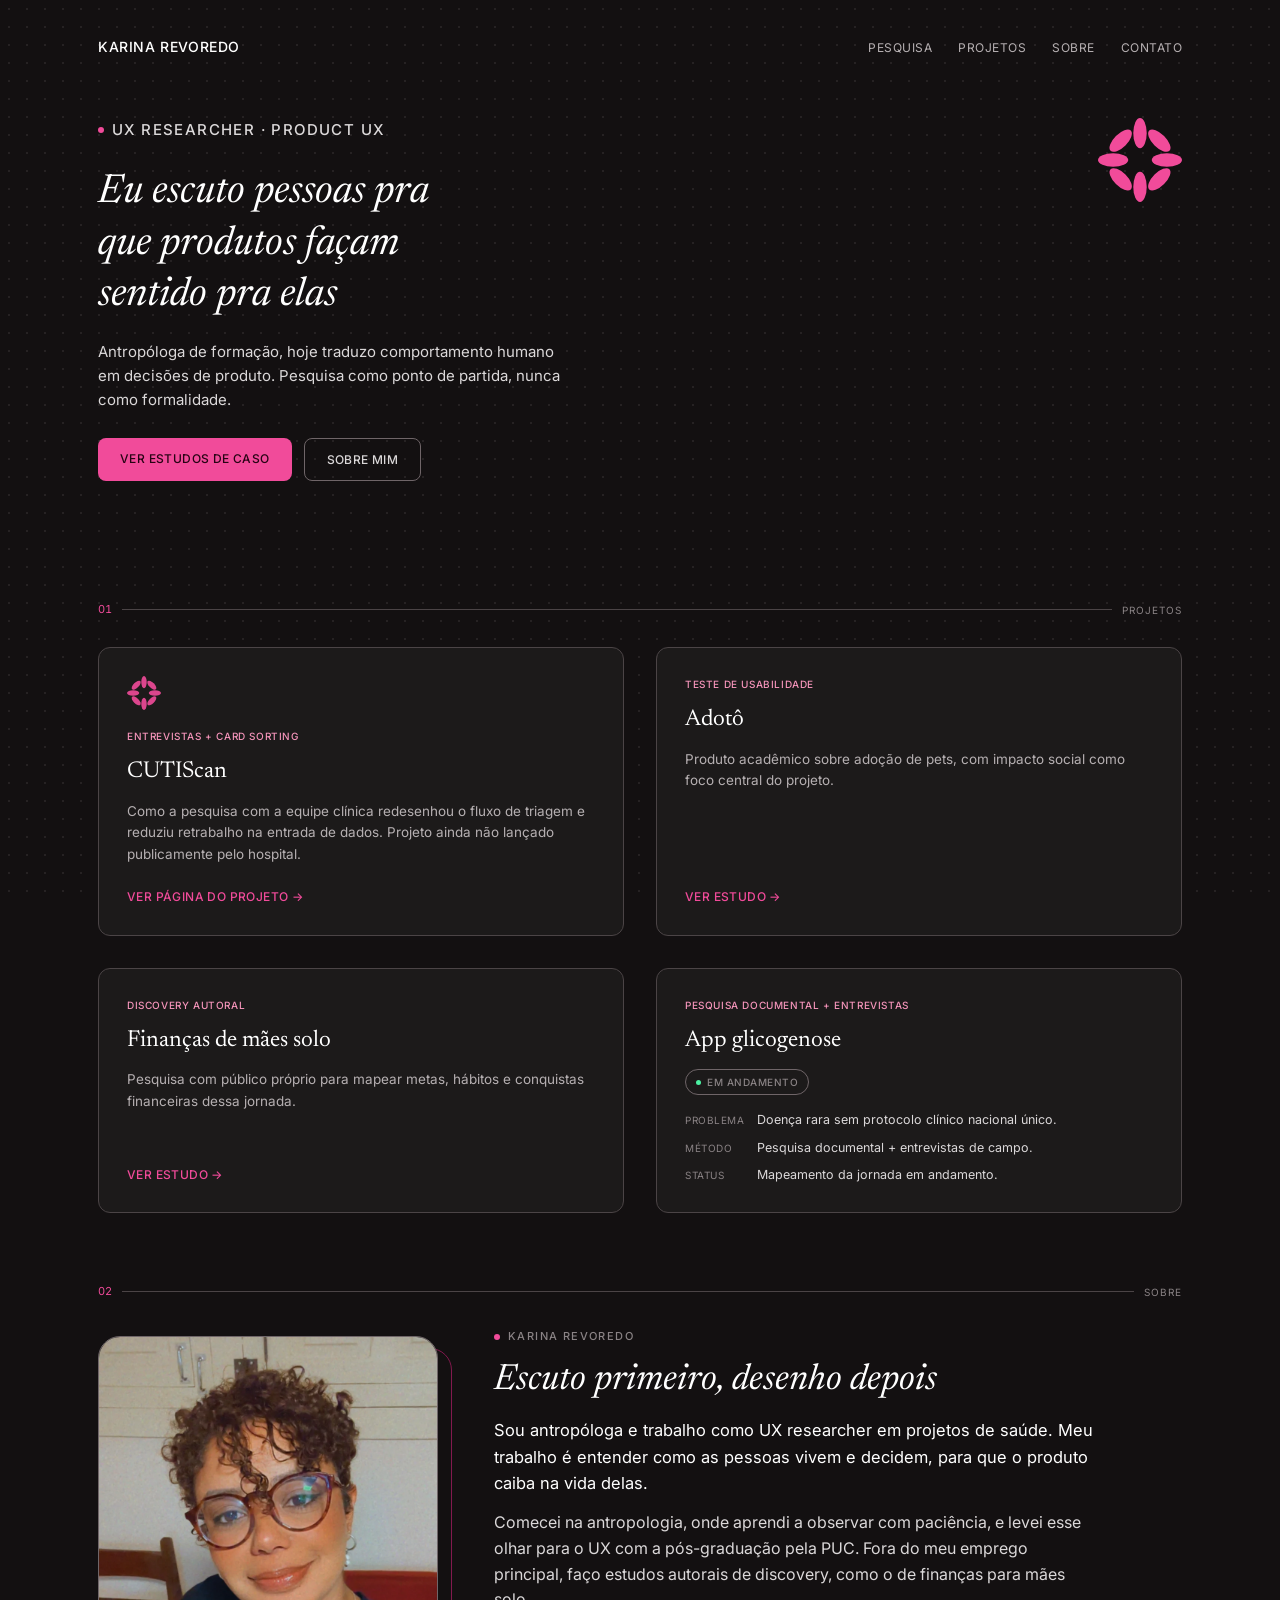
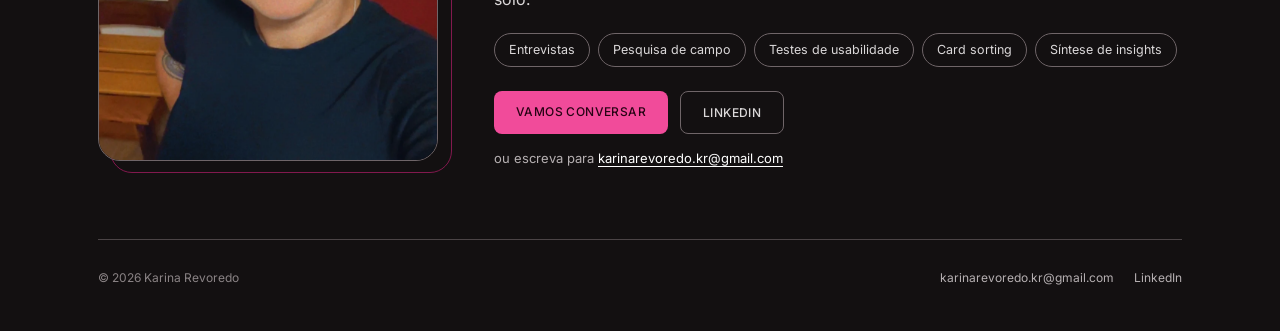
<file: index.html>
<!DOCTYPE html>
<html lang="pt-BR">
<head>
<meta charset="UTF-8">
<meta name="viewport" content="width=device-width, initial-scale=1.0">
<title>Karina Revoredo — UX Researcher</title>
<link rel="preconnect" href="https://fonts.googleapis.com">
<link rel="preconnect" href="https://fonts.gstatic.com" crossorigin>
<link href="https://fonts.googleapis.com/css2?family=Newsreader:ital,wght@0,400;1,400&family=Inter:wght@400;500&display=swap" rel="stylesheet">
<style>
  :root {
    --bg: #131011;
    --surface: #1c1a1a;
    --surface-featured: #1c1a1a;
    --border: #4b4446;
    --border-strong: #6f6568;
    --border-accent: #82194e;
    --text-primary: #ffffff;
    --text-body: #dbd8d9;
    --text-secondary: #b6b0b2;
    --text-muted: #8a8385;
    --pink: #F14B9A;
    --pink-soft: #f594ba;
    --green: #4BF1A2;
    --font-sans: 'Inter', -apple-system, sans-serif;
    --font-editorial: 'Newsreader', Georgia, serif;
    --radius: 10px;
    --radius-lg: 12px;
  }

  html { scroll-behavior: smooth; }
  * { box-sizing: border-box; }

  body {
    margin: 0;
    background: var(--bg);
    color: var(--text-body);
    font-family: var(--font-sans);
    line-height: 1.6;
    overflow-x: hidden;
  }

  img, svg { max-width: 100%; }
  a { color: inherit; }

  .skip-link {
    position: absolute; left: -999px; top: 0;
    background: var(--pink); color: #270314;
    padding: 10px 16px; z-index: 100; border-radius: 0 0 8px 0;
  }
  .skip-link:focus { left: 0; }

  a:focus-visible, button:focus-visible {
    outline: 2px solid var(--green);
    outline-offset: 3px;
  }

  :root { --wrap-max: 760px; --wrap-pad: 28px; }
  .wrap { max-width: var(--wrap-max); margin: 0 auto; padding: 0 var(--wrap-pad); position: relative; }

  @media (min-width: 900px) { :root { --wrap-max: 980px; --wrap-pad: 40px; } }
  @media (min-width: 1280px) { :root { --wrap-max: 1180px; --wrap-pad: 48px; } }
  @media (min-width: 1600px) { :root { --wrap-max: 1440px; --wrap-pad: 56px; } }

  .texture {
    position: fixed; inset: 0; z-index: -1; opacity: 0.35; pointer-events: none;
    background-image: radial-gradient(var(--border) 1px, transparent 1.4px);
    background-size: 18px 18px;
  }

  header {
    display: flex; justify-content: space-between; align-items: center; padding: 36px 0 60px;
  }
  .logo { font-size: 14px; font-weight: 500; letter-spacing: 0.6px; text-transform: uppercase; color: var(--text-primary); }
  nav ul { list-style: none; display: flex; gap: 26px; margin: 0; padding: 0; font-size: 12px; letter-spacing: 0.5px; text-transform: uppercase; color: var(--text-secondary); }
  nav a { text-decoration: none; }
  nav a:hover { color: var(--text-primary); }

  .eyebrow { display: flex; align-items: center; gap: 8px; font-size: 11px; letter-spacing: 1.4px; text-transform: uppercase; color: var(--text-muted); font-weight: 500; margin-bottom: 12px; }
  .eyebrow .dot { width: 6px; height: 6px; border-radius: 50%; background: var(--pink); }

  .hero { position: relative; padding-bottom: 56px; }
  .hero-mark { position: absolute; top: 6px; right: 0; }

  h1 {
    font-family: var(--font-editorial); font-style: italic; font-weight: 400;
    font-size: clamp(28px, 5vw, 40px); color: var(--text-primary); line-height: 1.28; margin: 0 0 18px; max-width: 15ch;
  }
  .hero p { font-size: 15px; color: var(--text-body); max-width: 52ch; margin: 0 0 26px; }

  .btn-row { display: flex; gap: 12px; flex-wrap: wrap; }
  .btn { font-size: 12px; font-weight: 500; letter-spacing: 0.4px; text-transform: uppercase; padding: 11px 22px; border-radius: 8px; text-decoration: none; display: inline-block; }
  .btn-primary { background: var(--pink); color: #270314; border: none; transition: background 0.2s ease, transform 0.2s ease; }
  .btn-primary:hover { background: var(--pink-soft); transform: translateY(-2px); }
  .btn-secondary { background: transparent; color: var(--text-body); border: 1px solid var(--border-strong); transition: border-color 0.2s ease, transform 0.2s ease; }
  .btn-secondary:hover { border-color: var(--text-secondary); transform: translateY(-2px); }

  .section-label { display: flex; align-items: center; gap: 10px; margin: 64px 0 28px; }
  .section-label .index { font-size: 11px; color: var(--pink); font-variant-numeric: tabular-nums; }
  .section-label .rule { flex: 1; height: 1px; background: var(--border); }
  .section-label .name { font-size: 10px; letter-spacing: 1px; text-transform: uppercase; color: var(--text-muted); }

  /* ===== Grid de projetos em cards ===== */
  .projects-grid {
    display: grid;
    grid-template-columns: 1fr;
    gap: 22px;
    margin-bottom: 70px;
  }

  @media (min-width: 640px) {
    .projects-grid { grid-template-columns: repeat(2, 1fr); }
  }

  @media (min-width: 1280px) {
    .projects-grid { gap: 32px; }
    .project-card { padding: 36px; }
  }

  .project-card {
    background: var(--surface);
    border: 1px solid var(--border);
    border-radius: var(--radius-lg);
    padding: 28px;
    display: flex;
    flex-direction: column;
    text-decoration: none;
    transition: border-color 0.2s ease, transform 0.2s ease, background 0.2s ease;
  }
  a.project-card:hover {
    border-color: var(--border-accent);
    transform: translateY(-3px);
    background: rgba(255, 255, 255, 0.03);
  }

  .project-card .card-mark {
    width: 34px; height: 34px; margin-bottom: 18px; opacity: 0.9;
  }

  .project-card .tag {
    display: inline-block; font-size: 10px; font-weight: 500; letter-spacing: 0.6px;
    text-transform: uppercase; color: var(--pink-soft); margin-bottom: 10px;
  }

  .project-card h2 {
    font-family: var(--font-editorial); font-weight: 400;
    font-size: clamp(19px, 2.4vw, 23px); color: var(--text-primary); margin: 0 0 10px;
  }

  .project-card p {
    font-size: 13.5px; color: var(--text-secondary); margin: 0 0 22px; flex-grow: 1;
  }

  .project-card .link-arrow {
    font-size: 12px; font-weight: 500; letter-spacing: 0.4px; text-transform: uppercase;
    color: var(--pink); text-decoration: none; margin-top: auto;
  }
  a.project-card:hover .link-arrow { color: var(--pink-soft); }

  .status-pill {
    display: inline-flex; align-items: center; gap: 6px; font-size: 10px; font-weight: 500;
    letter-spacing: 0.5px; text-transform: uppercase; color: var(--text-muted);
    border: 1px solid var(--border-strong); border-radius: 20px; padding: 4px 10px; margin-bottom: 16px;
    align-self: flex-start;
  }
  .status-pill .dot { width: 5px; height: 5px; border-radius: 50%; background: var(--green); }

  .glico-facts {
    display: flex;
    flex-direction: column;
    gap: 10px;
    margin-top: auto;
  }
  .glico-facts .fact {
    display: flex;
    gap: 8px;
    align-items: baseline;
  }
  .glico-facts .fact .label {
    font-size: 10px; letter-spacing: 0.5px; text-transform: uppercase; color: var(--text-muted);
    flex-shrink: 0; width: 64px;
  }
  .glico-facts .fact .value {
    font-size: 12.5px; color: var(--text-body); line-height: 1.4;
  }

  .about-photo { width: 120px; height: 120px; border-radius: 50%; object-fit: cover; border: 1px solid var(--border-strong); margin-bottom: 20px; flex-shrink: 0; }
  .about-text p { max-width: 60ch; margin: 0 0 14px; }
  .about-text p:last-child { margin-bottom: 0; }

  footer {
    margin-top: 70px; padding: 28px 0 44px; border-top: 1px solid var(--border);
    font-size: 12px; color: var(--text-muted); display: flex; justify-content: space-between; flex-wrap: wrap; gap: 10px;
  }
  footer a { text-decoration: none; color: var(--text-secondary); }
  footer a:hover { color: var(--text-primary); }

  @media (max-width: 520px) {
    header { flex-direction: column; align-items: flex-start; gap: 16px; }
    nav ul { gap: 16px; flex-wrap: wrap; }
    .hero-mark { display: none; }
  }

  @media (min-width: 900px) {
    .hero-mark { width: 84px; height: 84px; top: 0; }
    h1 { max-width: 17ch; }
    .about-content { display: flex; align-items: flex-start; gap: 40px; }
    .about-photo { margin-bottom: 0; }
  }

  @media (prefers-reduced-motion: reduce) { * { transition: none !important; } }

  /* ===== Sobre em destaque ===== */
  .about-grid { display: grid; grid-template-columns: 1fr; gap: 36px; align-items: start; margin-bottom: 20px; }
  .about-figure { margin: 0; position: relative; }
  .about-figure img { display: block; width: 100%; max-width: 340px; height: auto; aspect-ratio: 4 / 5; object-fit: cover; border-radius: 22px; border: 1px solid var(--border-strong); }
  .about-figure::after { content: ""; position: absolute; inset: 12px auto -12px 12px; width: 100%; max-width: 340px; border: 1px solid var(--border-accent); border-radius: 22px; z-index: -1; }
  .about-title { font-family: var(--font-editorial); font-style: italic; font-weight: 400; font-size: clamp(26px, 3.4vw, 36px); line-height: 1.2; color: var(--text-primary); margin: 0 0 14px; }
  .about-lead { font-size: 16.5px; color: var(--text-primary); max-width: 52ch; }
  .about-body p { max-width: 60ch; margin: 0 0 14px; }
  .about-facts { display: grid; grid-template-columns: 1fr; gap: 16px; margin: 26px 0; padding: 20px 0; border-top: 1px solid var(--border); border-bottom: 1px solid var(--border); }
  .about-facts dt { font-size: 10px; letter-spacing: .8px; text-transform: uppercase; color: var(--text-muted); margin-bottom: 4px; }
  .about-facts dd { margin: 0; font-size: 14px; color: var(--text-primary); }
  .about-label { font-size: 10px; letter-spacing: .8px; text-transform: uppercase; color: var(--text-muted); margin: 0 0 10px !important; }
  .chips { list-style: none; display: flex; flex-wrap: wrap; gap: 8px; margin: 20px 0 24px; padding: 0; }
  .chips li { font-size: 12.5px; color: var(--text-body); border: 1px solid var(--border-strong); border-radius: 999px; padding: 6px 14px; }
  .about-cta { margin-top: 6px; }
  .about-mail { font-size: 13px; color: var(--text-secondary); margin: 14px 0 0 !important; }
  .about-mail a { color: var(--text-primary); text-underline-offset: 3px; }
  .about-mail a:hover { color: var(--pink-soft); }
  @media (min-width: 720px) { .about-facts { grid-template-columns: repeat(2, 1fr); gap: 28px; } }
  @media (min-width: 900px) {
    .about-grid { grid-template-columns: 340px 1fr; gap: 56px; align-items: center; }
  }
</style>
</head>
<body>

<a href="#conteudo" class="skip-link">Pular para o conteúdo</a>
<div class="texture" aria-hidden="true"></div>

<div class="wrap">
  <header>
    <span class="logo">Karina Revoredo</span>
    <nav aria-label="Navegação principal">
      <ul>
        <li><a href="#pesquisa">Pesquisa</a></li>
        <li><a href="#projetos">Projetos</a></li>
        <li><a href="#sobre">Sobre</a></li>
        <li><a href="#contato">Contato</a></li>
      </ul>
    </nav>
  </header>
</div>

<main id="conteudo">

  <div class="wrap">
    <section class="hero" aria-label="Introdução">
      <svg class="hero-mark" width="54" height="54" viewBox="0 0 100 100" aria-hidden="true">
        <g fill="#F14B9A">
          <ellipse cx="50" cy="18" rx="8" ry="18"></ellipse>
          <ellipse cx="50" cy="82" rx="8" ry="18"></ellipse>
          <ellipse cx="18" cy="50" rx="18" ry="8"></ellipse>
          <ellipse cx="82" cy="50" rx="18" ry="8"></ellipse>
          <ellipse cx="27" cy="27" rx="8" ry="17" transform="rotate(45 27 27)"></ellipse>
          <ellipse cx="73" cy="73" rx="8" ry="17" transform="rotate(45 73 73)"></ellipse>
          <ellipse cx="73" cy="27" rx="8" ry="17" transform="rotate(-45 73 27)"></ellipse>
          <ellipse cx="27" cy="73" rx="8" ry="17" transform="rotate(-45 27 73)"></ellipse>
        </g>
      </svg>

      <p class="eyebrow"><span class="dot" aria-hidden="true"></span> UX researcher · product UX</p>
      <h1>Eu escuto pessoas pra que produtos façam sentido pra elas</h1>
      <p>Antropóloga de formação, hoje traduzo comportamento humano em decisões de produto. Pesquisa como ponto de partida, nunca como formalidade.</p>
      <div class="btn-row">
        <a href="#projetos" class="btn btn-primary">Ver estudos de caso</a>
        <a href="#sobre" class="btn btn-secondary">Sobre mim</a>
      </div>
    </section>
  </div>

  <section id="pesquisa" aria-label="Projetos">
    <div class="wrap">
      <div class="section-label">
        <span class="index">01</span>
        <span class="rule"></span>
        <span class="name">Projetos</span>
      </div>

      <div class="projects-grid" id="projetos">

        <!-- CUTIScan -->
        <a href="case-study-cutiscan.html" class="project-card">
          <svg class="card-mark" viewBox="0 0 100 100" aria-hidden="true">
            <g fill="#F14B9A">
              <ellipse cx="50" cy="18" rx="8" ry="18"></ellipse>
              <ellipse cx="50" cy="82" rx="8" ry="18"></ellipse>
              <ellipse cx="18" cy="50" rx="18" ry="8"></ellipse>
              <ellipse cx="82" cy="50" rx="18" ry="8"></ellipse>
              <ellipse cx="27" cy="27" rx="8" ry="17" transform="rotate(45 27 27)"></ellipse>
              <ellipse cx="73" cy="73" rx="8" ry="17" transform="rotate(45 73 73)"></ellipse>
              <ellipse cx="73" cy="27" rx="8" ry="17" transform="rotate(-45 73 27)"></ellipse>
              <ellipse cx="27" cy="73" rx="8" ry="17" transform="rotate(-45 27 73)"></ellipse>
            </g>
          </svg>
          <span class="tag">Entrevistas + card sorting</span>
          <h2>CUTIScan</h2>
          <p>Como a pesquisa com a equipe clínica redesenhou o fluxo de triagem e reduziu retrabalho na entrada de dados. Projeto ainda não lançado publicamente pelo hospital.</p>
          <span class="link-arrow">Ver página do projeto →</span>
        </a>

        <!-- Adotô -->
        <a href="case-study-adocao-pets.html" class="project-card">
          <span class="tag">Teste de usabilidade</span>
          <h2>Adotô</h2>
          <p>Produto acadêmico sobre adoção de pets, com impacto social como foco central do projeto.</p>
          <span class="link-arrow">Ver estudo →</span>
        </a>

        <!-- Finanças mães solo -->
        <a href="case-study-financas-maes-solo.html" class="project-card">
          <span class="tag">Discovery autoral</span>
          <h2>Finanças de mães solo</h2>
          <p>Pesquisa com público próprio para mapear metas, hábitos e conquistas financeiras dessa jornada.</p>
          <span class="link-arrow">Ver estudo →</span>
        </a>

        <!-- Glicogenose: em andamento, sem link -->
        <div class="project-card project-card--glico">
          <span class="tag">Pesquisa documental + entrevistas</span>
          <h2>App glicogenose</h2>
          <span class="status-pill"><span class="dot" aria-hidden="true"></span> Em andamento</span>
          <div class="glico-facts">
            <div class="fact">
              <span class="label">Problema</span>
              <span class="value">Doença rara sem protocolo clínico nacional único.</span>
            </div>
            <div class="fact">
              <span class="label">Método</span>
              <span class="value">Pesquisa documental + entrevistas de campo.</span>
            </div>
            <div class="fact">
              <span class="label">Status</span>
              <span class="value">Mapeamento da jornada em andamento.</span>
            </div>
          </div>
        </div>

      </div>
    </div>
  </section>

  <div class="wrap">
    <section id="sobre" aria-label="Sobre">
      <div class="section-label">
        <span class="index">02</span>
        <span class="rule"></span>
        <span class="name">Sobre</span>
      </div>

      <div class="about-grid">
        <figure class="about-figure">
          <img src="karina-sobre.webp" width="900" height="1125" alt="Retrato de Karina Revoredo com um leve sorriso, óculos de armação tartaruga e cabelo cacheado curto" loading="lazy">
        </figure>

        <div class="about-body">
          <p class="eyebrow"><span class="dot" aria-hidden="true"></span> Karina Revoredo</p>
          <h2 class="about-title">Escuto primeiro, desenho depois</h2>
          <p class="about-lead">Sou antropóloga e trabalho como UX researcher em projetos de saúde. Meu trabalho é entender como as pessoas vivem e decidem, para que o produto caiba na vida delas.</p>
          <p>Comecei na antropologia, onde aprendi a observar com paciência, e levei esse olhar para o UX com a pós-graduação pela PUC. Fora do meu emprego principal, faço estudos autorais de discovery, como o de finanças para mães solo.</p>

          <ul class="chips">
            <li>Entrevistas</li>
            <li>Pesquisa de campo</li>
            <li>Testes de usabilidade</li>
            <li>Card sorting</li>
            <li>Síntese de insights</li>
          </ul>

          <div class="btn-row about-cta">
            <a href="mailto:karinarevoredo.kr@gmail.com" class="btn btn-primary">Vamos conversar</a>
            <a href="https://www.linkedin.com/in/karina-revoredo/" target="_blank" rel="noopener" class="btn btn-secondary">LinkedIn</a>
          </div>
          <p class="about-mail">ou escreva para <a href="mailto:karinarevoredo.kr@gmail.com">karinarevoredo.kr@gmail.com</a></p>
      </div>
    </section>
  </div>

</main>

<div class="wrap">
  <footer id="contato">
    <span>© 2026 Karina Revoredo</span>
    <div style="display:flex; gap:20px;">
      <a href="mailto:karinarevoredo.kr@gmail.com">karinarevoredo.kr@gmail.com</a>
      <a href="https://www.linkedin.com/in/karina-revoredo/" target="_blank" rel="noopener">LinkedIn</a>
    </div>
  </footer>
</div>

</body>
</html>
</file>
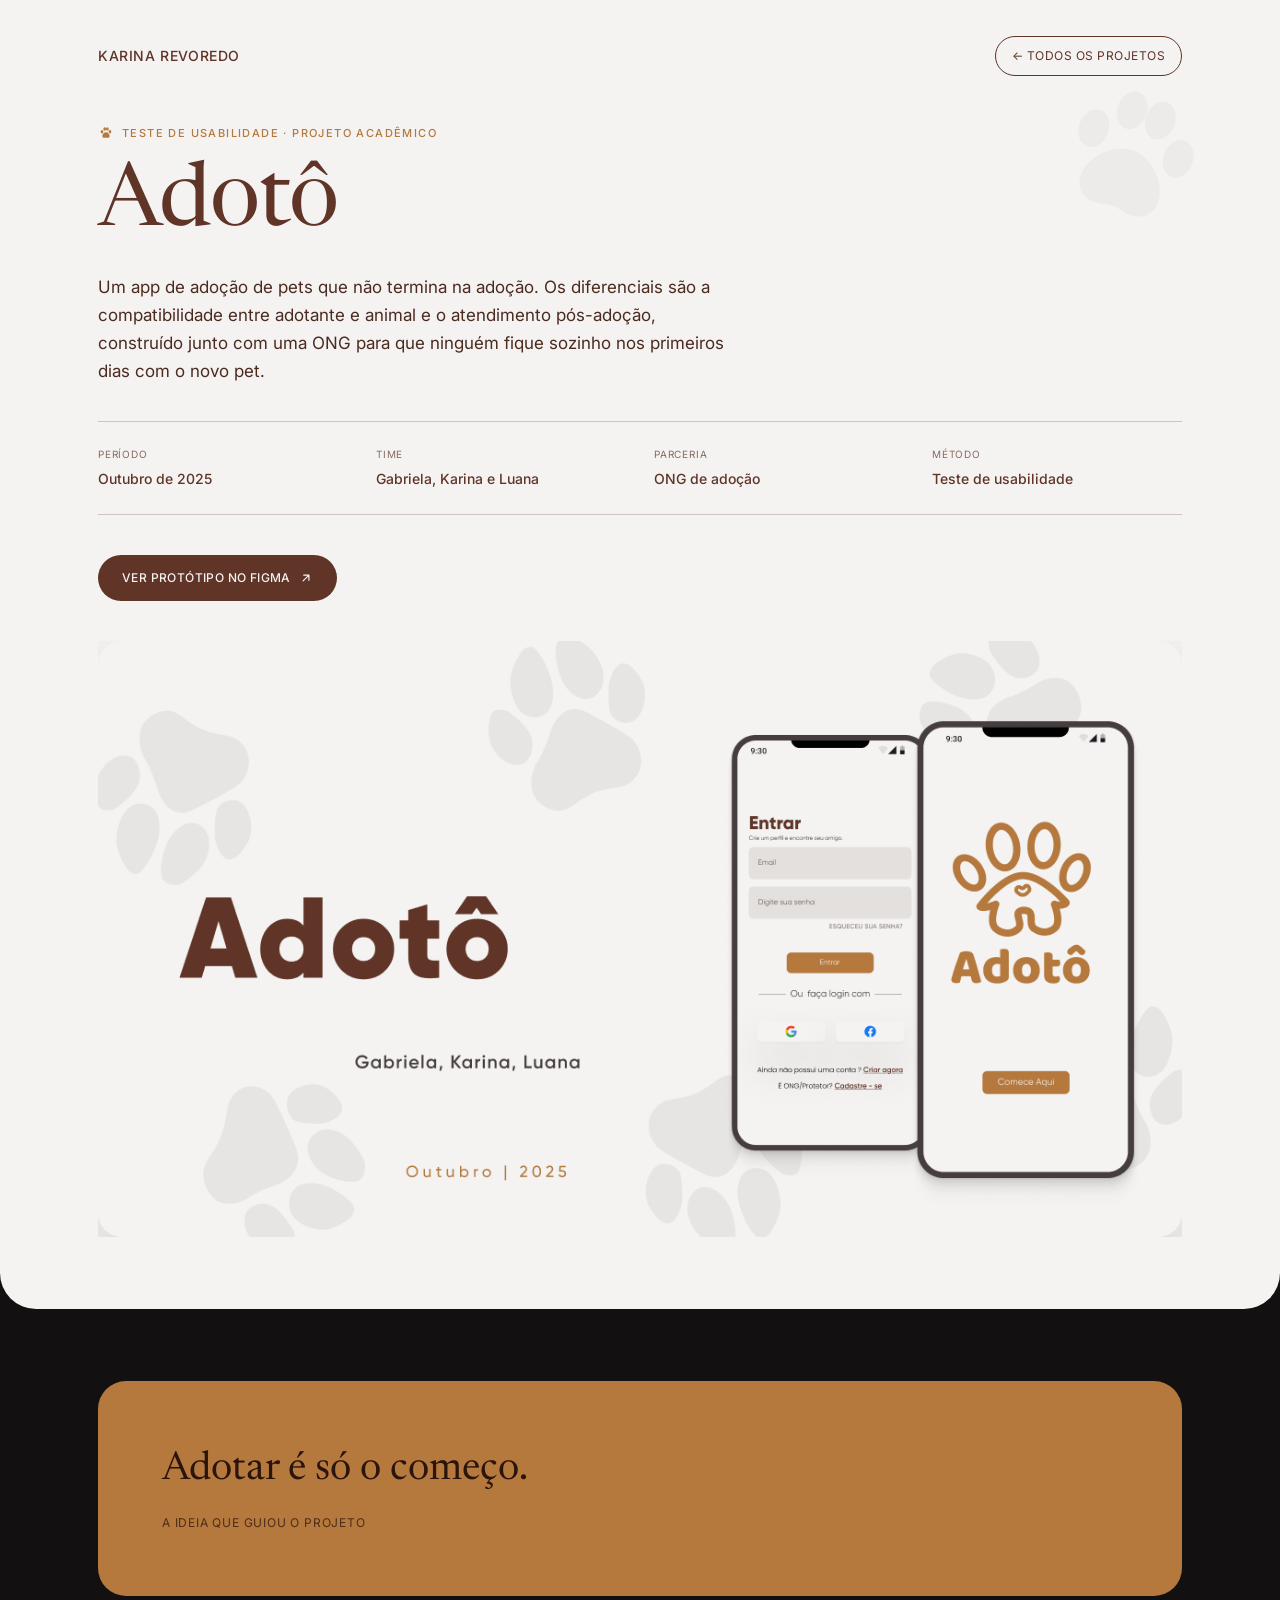
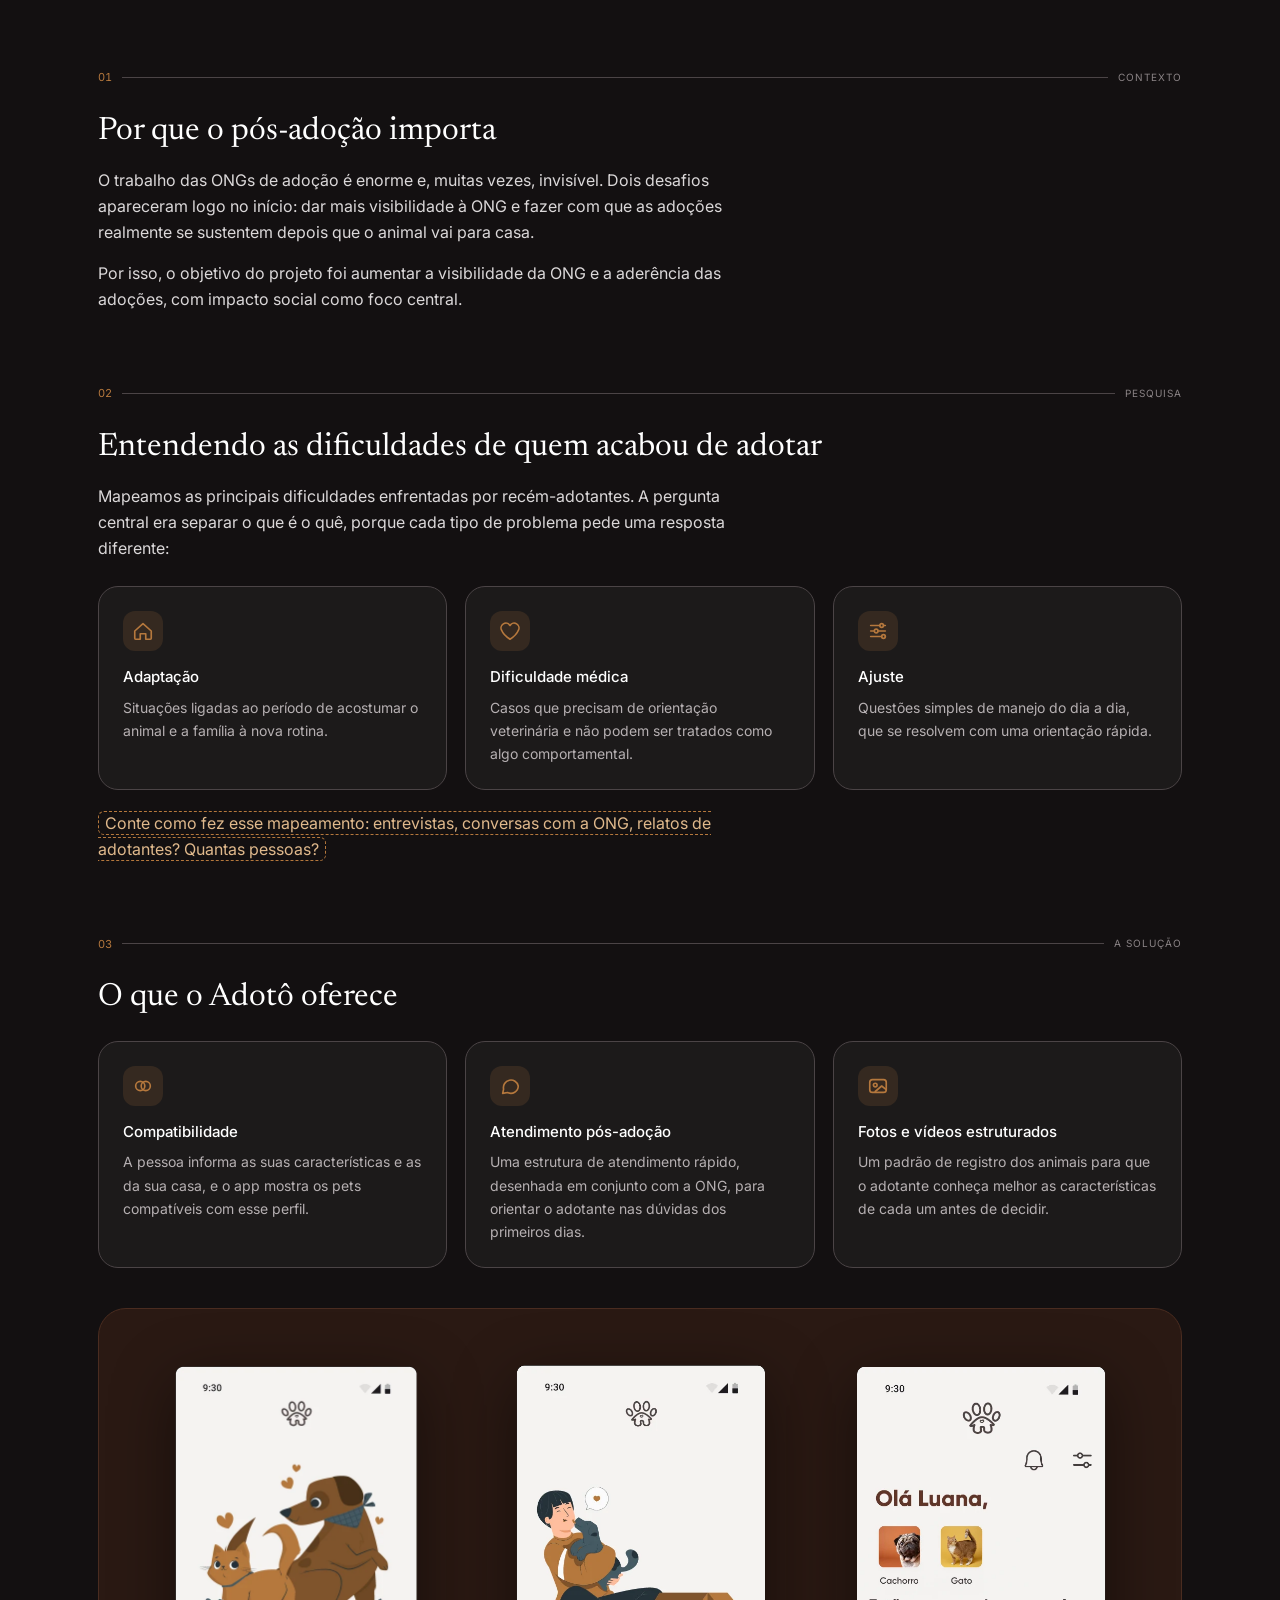
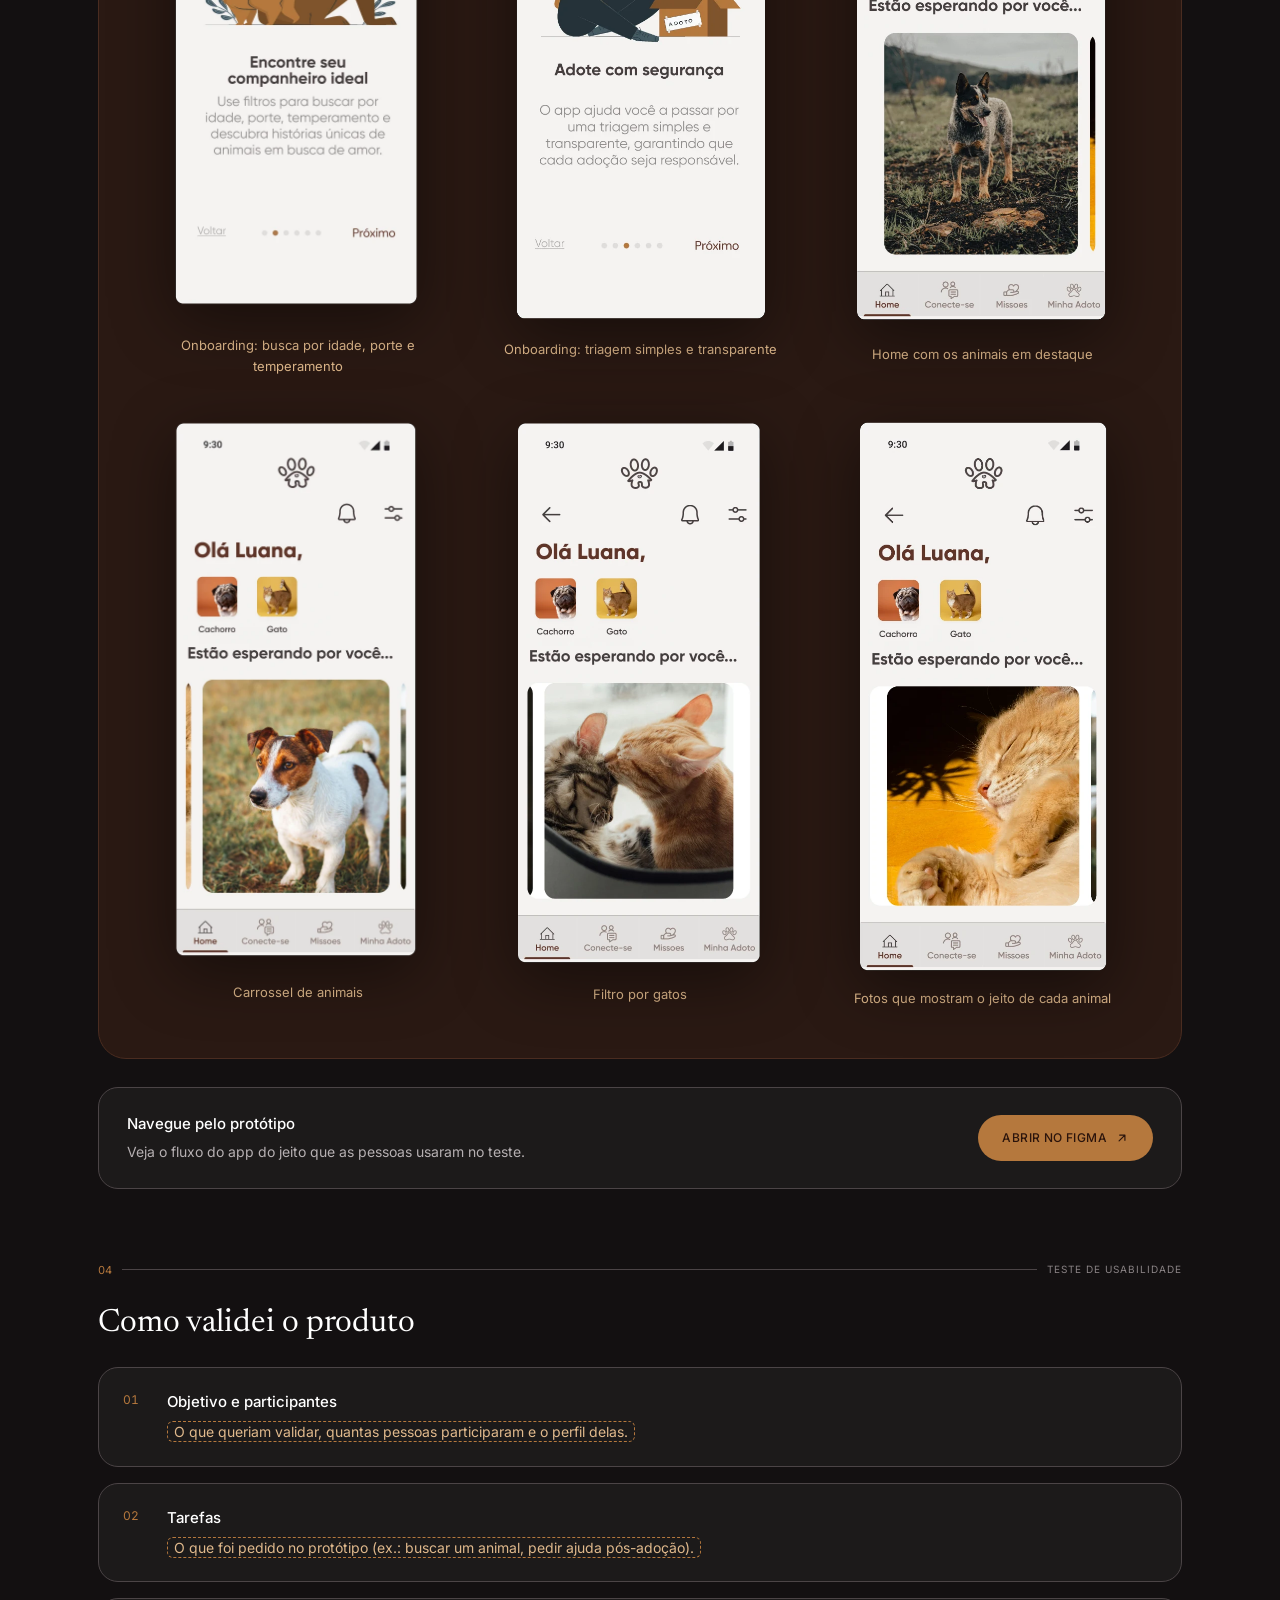
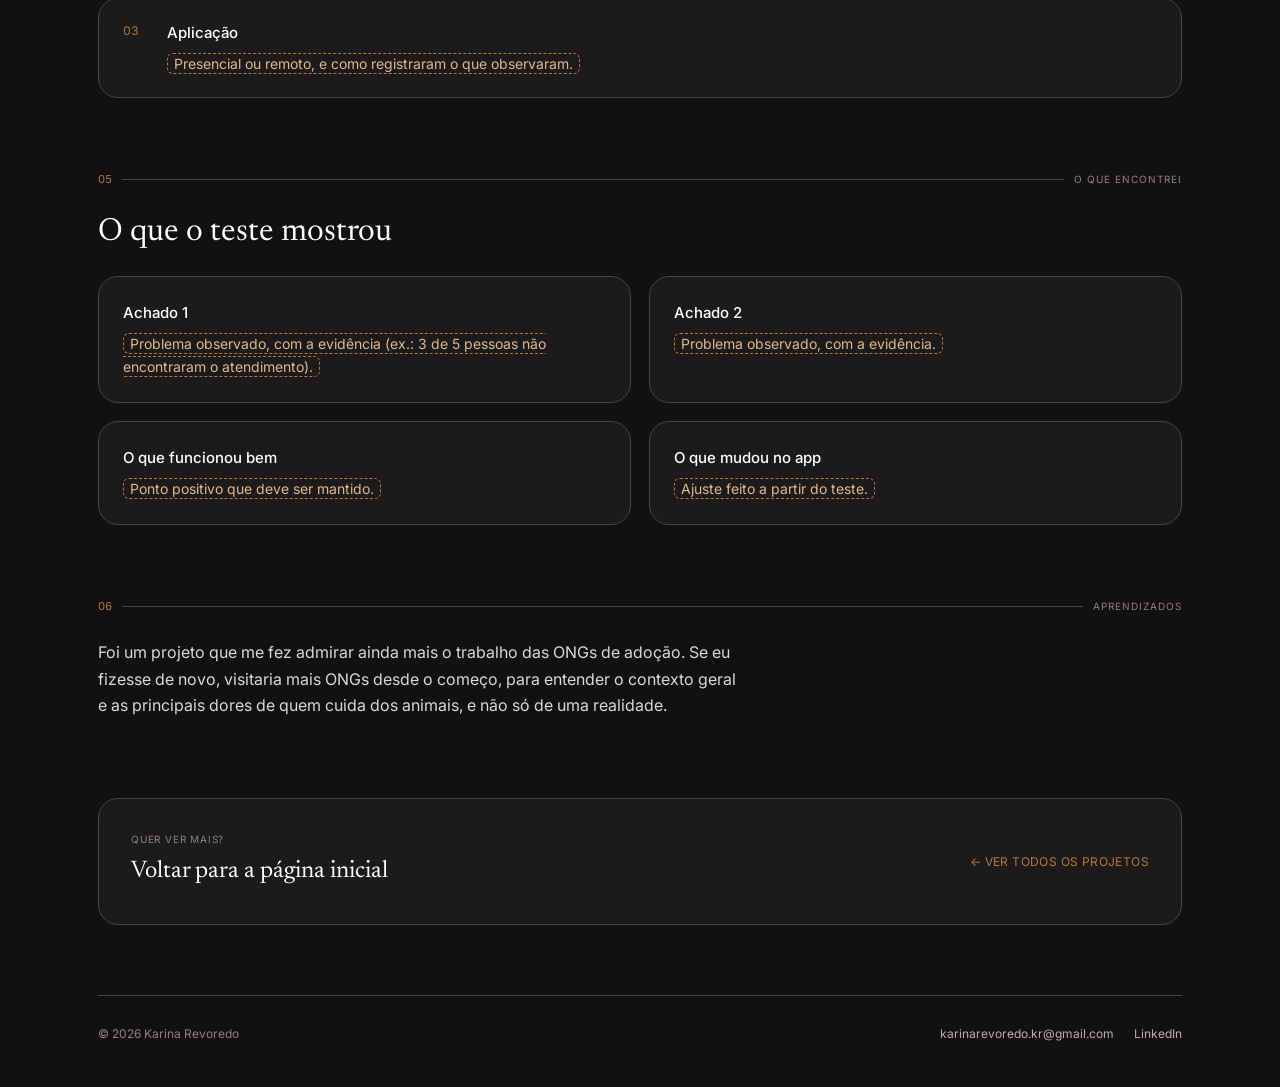
<file: case-study-adocao-pets.html>
<!DOCTYPE html>
<html lang="pt-BR">
<head>
<meta charset="UTF-8">
<meta name="viewport" content="width=device-width, initial-scale=1.0">
<title>Adotô | Karina Revoredo</title>
<meta name="description" content="Estudo de caso do Adotô: app de adoção de pets com atendimento pós-adoção, construído com uma ONG e validado em teste de usabilidade.">
<link rel="preconnect" href="https://fonts.googleapis.com">
<link rel="preconnect" href="https://fonts.gstatic.com" crossorigin>
<link href="https://fonts.googleapis.com/css2?family=Newsreader:ital,wght@0,400;1,400&family=Inter:wght@400;500&display=swap" rel="stylesheet">
<link rel="stylesheet" href="estudo.css">
<link rel="stylesheet" href="adoto-tema.css">
</head>
<body>
<div class="texture" aria-hidden="true"></div>

<div class="hero-band">
  <svg class="paws" viewBox="0 0 1200 700" preserveAspectRatio="xMidYMid slice" aria-hidden="true" fill="#e6e4e2">
      <g transform="translate(60 330) rotate(-18) scale(5)" style="display:none"><ellipse cx="6" cy="10" rx="2" ry="2.6"/><ellipse cx="10" cy="6" rx="2" ry="2.6"/><ellipse cx="14" cy="6" rx="2" ry="2.6"/><ellipse cx="18" cy="10" rx="2" ry="2.6"/><path d="M12 11c-3 0-5.5 3-5.5 5.5 0 1.8 1.4 2.8 3 2.8 1 0 1.6-.4 2.5-.4s1.5.4 2.5.4c1.6 0 3-1 3-2.8C17.5 14 15 11 12 11z"/></g>
      <g transform="translate(1010 40) rotate(20) scale(7)"><ellipse cx="6" cy="10" rx="2" ry="2.6"/><ellipse cx="10" cy="6" rx="2" ry="2.6"/><ellipse cx="14" cy="6" rx="2" ry="2.6"/><ellipse cx="18" cy="10" rx="2" ry="2.6"/><path d="M12 11c-3 0-5.5 3-5.5 5.5 0 1.8 1.4 2.8 3 2.8 1 0 1.6-.4 2.5-.4s1.5.4 2.5.4c1.6 0 3-1 3-2.8C17.5 14 15 11 12 11z"/></g>
    </svg>
  <div class="wrap">
    <header>
      <a href="index.html" class="logo">Karina Revoredo</a>
      <a href="index.html#projetos" class="back">← Todos os projetos</a>
    </header>
    <p class="eyebrow"><svg viewBox="0 0 24 24" fill="currentColor" aria-hidden="true"><ellipse cx="6" cy="10" rx="2" ry="2.6"/><ellipse cx="10" cy="6" rx="2" ry="2.6"/><ellipse cx="14" cy="6" rx="2" ry="2.6"/><ellipse cx="18" cy="10" rx="2" ry="2.6"/><path d="M12 11c-3 0-5.5 3-5.5 5.5 0 1.8 1.4 2.8 3 2.8 1 0 1.6-.4 2.5-.4s1.5.4 2.5.4c1.6 0 3-1 3-2.8C17.5 14 15 11 12 11z"/></svg> Teste de usabilidade · Projeto acadêmico</p>
    <h1>Adotô</h1>
    <p class="lead">Um app de adoção de pets que não termina na adoção. Os diferenciais são a compatibilidade entre adotante e animal e o atendimento pós-adoção, construído junto com uma ONG para que ninguém fique sozinho nos primeiros dias com o novo pet.</p>

    <dl class="meta">
      <div><dt>Período</dt><dd>Outubro de 2025</dd></div>
      <div><dt>Time</dt><dd>Gabriela, Karina e Luana</dd></div>
      <div><dt>Parceria</dt><dd>ONG de adoção</dd></div>
      <div><dt>Método</dt><dd>Teste de usabilidade</dd></div>
    </dl>

    <div class="btn-row"><a class="btn btn-brown" href="https://www.figma.com/proto/X8rIDjT1B7EieDPNdmvCOr/Ux--Adoto?node-id=541-17079&amp;starting-point-node-id=955%3A16076" target="_blank" rel="noopener">Ver protótipo no Figma <svg width="14" height="14" viewBox="0 0 24 24" fill="none" stroke="currentColor" stroke-width="2" stroke-linecap="round" stroke-linejoin="round" aria-hidden="true"><path d="M7 17L17 7M8 7h9v9"/></svg><span class="sr-only"> (abre em nova aba)</span></a></div>

    <figure class="cover phones">
      <img src="adoto-cover.png" alt="Capa do projeto Adotô com duas telas do app: login com opção para ONGs e protetores, e tela de abertura com a marca">
    </figure>
  </div>
</div>

<div class="wrap">
  <main>
    <div class="statement"><p>Adotar é só o começo.</p><small>A ideia que guiou o projeto</small></div>
    <div class="section-label"><span class="index">01</span><span class="rule"></span><span class="name">Contexto</span></div>
    <div class="prose">
      <h2>Por que o pós-adoção importa</h2>
      <p>O trabalho das ONGs de adoção é enorme e, muitas vezes, invisível. Dois desafios apareceram logo no início: dar mais visibilidade à ONG e fazer com que as adoções realmente se sustentem depois que o animal vai para casa.</p>
      <p>Por isso, o objetivo do projeto foi aumentar a visibilidade da ONG e a aderência das adoções, com impacto social como foco central.</p>
    </div>

    <div class="section-label"><span class="index">02</span><span class="rule"></span><span class="name">Pesquisa</span></div>
    <div class="prose">
      <h2>Entendendo as dificuldades de quem acabou de adotar</h2>
      <p>Mapeamos as principais dificuldades enfrentadas por recém-adotantes. A pergunta central era separar o que é o quê, porque cada tipo de problema pede uma resposta diferente:</p>
    </div>
    <div class="cards three">
      <div class="card"><span class="ico"><svg viewBox="0 0 24 24" fill="none" stroke="#b5783d" stroke-width="1.8" stroke-linecap="round" stroke-linejoin="round" aria-hidden="true"><path d="M3 12l9-8 9 8v8a1 1 0 0 1-1 1h-5v-6h-6v6H4a1 1 0 0 1-1-1z"/></svg></span><h3>Adaptação</h3><p>Situações ligadas ao período de acostumar o animal e a família à nova rotina.</p></div>
      <div class="card"><span class="ico"><svg viewBox="0 0 24 24" fill="none" stroke="#b5783d" stroke-width="1.8" stroke-linecap="round" stroke-linejoin="round" aria-hidden="true"><path d="M12 21s-7-4.4-9-9.5A5 5 0 0 1 12 6a5 5 0 0 1 9 5.5C19 16.6 12 21 12 21z"/></svg></span><h3>Dificuldade médica</h3><p>Casos que precisam de orientação veterinária e não podem ser tratados como algo comportamental.</p></div>
      <div class="card"><span class="ico"><svg viewBox="0 0 24 24" fill="none" stroke="#b5783d" stroke-width="1.8" stroke-linecap="round" stroke-linejoin="round" aria-hidden="true"><path d="M4 6h10M18 6h2M4 12h4M12 12h8M4 18h12M20 18h0"/><circle cx="16" cy="6" r="2"/><circle cx="10" cy="12" r="2"/><circle cx="18" cy="18" r="2"/></svg></span><h3>Ajuste</h3><p>Questões simples de manejo do dia a dia, que se resolvem com uma orientação rápida.</p></div>
    </div>
    <div class="prose" style="margin-top:20px">
      <p><span class="fill">Conte como fez esse mapeamento: entrevistas, conversas com a ONG, relatos de adotantes? Quantas pessoas?</span></p>
    </div>
    <div class="section-label"><span class="index">03</span><span class="rule"></span><span class="name">A solução</span></div>
    <div class="prose">
      <h2>O que o Adotô oferece</h2>
    </div>
    <div class="cards three">
      <div class="card"><span class="ico"><svg viewBox="0 0 24 24" fill="none" stroke="#b5783d" stroke-width="1.8" stroke-linecap="round" stroke-linejoin="round" aria-hidden="true"><circle cx="9" cy="12" r="5"/><circle cx="15" cy="12" r="5"/></svg></span><h3>Compatibilidade</h3><p>A pessoa informa as suas características e as da sua casa, e o app mostra os pets compatíveis com esse perfil.</p></div>
      <div class="card"><span class="ico"><svg viewBox="0 0 24 24" fill="none" stroke="#b5783d" stroke-width="1.8" stroke-linecap="round" stroke-linejoin="round" aria-hidden="true"><path d="M21 12a8 8 0 0 1-11.6 7.1L4 20l1-4.6A8 8 0 1 1 21 12z"/></svg></span><h3>Atendimento pós-adoção</h3><p>Uma estrutura de atendimento rápido, desenhada em conjunto com a ONG, para orientar o adotante nas dúvidas dos primeiros dias.</p></div>
      <div class="card"><span class="ico"><svg viewBox="0 0 24 24" fill="none" stroke="#b5783d" stroke-width="1.8" stroke-linecap="round" stroke-linejoin="round" aria-hidden="true"><rect x="3" y="5" width="18" height="14" rx="3"/><circle cx="9" cy="11" r="2"/><path d="M21 16l-5-4-7 6"/></svg></span><h3>Fotos e vídeos estruturados</h3><p>Um padrão de registro dos animais para que o adotante conheça melhor as características de cada um antes de decidir.</p></div>
    </div>

    <div class="gallery" aria-label="Telas do app Adotô">
      <figure><img src="adoto-tela-filtros.webp" alt="Tela de apresentação do app com o título Encontre seu companheiro ideal e uma ilustração de um gato e um cachorro" loading="lazy"><figcaption>Onboarding: busca por idade, porte e temperamento</figcaption></figure>
      <figure><img src="adoto-tela-triagem.webp" alt="Tela de apresentação do app com o título Adote com segurança e uma ilustração de uma pessoa abraçando um gato ao lado de uma caixa escrita adoto" loading="lazy"><figcaption>Onboarding: triagem simples e transparente</figcaption></figure>
      <figure><img src="adoto-tela-home-1.webp" alt="Tela inicial do app com a saudação Olá Luana, atalhos para cachorro e gato e a foto de um cachorro em destaque" loading="lazy"><figcaption>Home com os animais em destaque</figcaption></figure>
      <figure><img src="adoto-tela-home-2.webp" alt="Tela inicial do app mostrando outro cachorro em destaque no carrossel" loading="lazy"><figcaption>Carrossel de animais</figcaption></figure>
      <figure><img src="adoto-tela-home-3.webp" alt="Tela inicial do app mostrando dois gatos em destaque no carrossel" loading="lazy"><figcaption>Filtro por gatos</figcaption></figure>
      <figure><img src="adoto-tela-home-4.webp" alt="Tela inicial do app mostrando um gato dormindo em destaque no carrossel" loading="lazy"><figcaption>Fotos que mostram o jeito de cada animal</figcaption></figure>
    </div>

    <div class="proto">
      <div><h3>Navegue pelo protótipo</h3><p>Veja o fluxo do app do jeito que as pessoas usaram no teste.</p></div>
      <a class="btn btn-caramel" href="https://www.figma.com/proto/X8rIDjT1B7EieDPNdmvCOr/Ux--Adoto?node-id=541-17079&amp;starting-point-node-id=955%3A16076" target="_blank" rel="noopener">Abrir no Figma <svg width="14" height="14" viewBox="0 0 24 24" fill="none" stroke="currentColor" stroke-width="2" stroke-linecap="round" stroke-linejoin="round" aria-hidden="true"><path d="M7 17L17 7M8 7h9v9"/></svg><span class="sr-only"> (abre em nova aba)</span></a>
    </div>

    <div class="section-label"><span class="index">04</span><span class="rule"></span><span class="name">Teste de usabilidade</span></div>
    <h2>Como validei o produto</h2>
    <ol class="steps">
      <li><h3>Objetivo e participantes</h3><p><span class="fill">O que queriam validar, quantas pessoas participaram e o perfil delas.</span></p></li>
      <li><h3>Tarefas</h3><p><span class="fill">O que foi pedido no protótipo (ex.: buscar um animal, pedir ajuda pós-adoção).</span></p></li>
      <li><h3>Aplicação</h3><p><span class="fill">Presencial ou remoto, e como registraram o que observaram.</span></p></li>
    </ol>

    <div class="section-label"><span class="index">05</span><span class="rule"></span><span class="name">O que encontrei</span></div>
    <h2>O que o teste mostrou</h2>
    <div class="cards">
      <div class="card"><h3>Achado 1</h3><p><span class="fill">Problema observado, com a evidência (ex.: 3 de 5 pessoas não encontraram o atendimento).</span></p></div>
      <div class="card"><h3>Achado 2</h3><p><span class="fill">Problema observado, com a evidência.</span></p></div>
      <div class="card"><h3>O que funcionou bem</h3><p><span class="fill">Ponto positivo que deve ser mantido.</span></p></div>
      <div class="card"><h3>O que mudou no app</h3><p><span class="fill">Ajuste feito a partir do teste.</span></p></div>
    </div>

    <div class="section-label"><span class="index">06</span><span class="rule"></span><span class="name">Aprendizados</span></div>
    <div class="prose">
      <p>Foi um projeto que me fez admirar ainda mais o trabalho das ONGs de adoção. Se eu fizesse de novo, visitaria mais ONGs desde o começo, para entender o contexto geral e as principais dores de quem cuida dos animais, e não só de uma realidade.</p>
    </div>

    <a href="index.html#projetos" class="next next-home">
      <div><span class="k">Quer ver mais?</span><span class="t">Voltar para a página inicial</span></div>
      <span class="arrow">← Ver todos os projetos</span>
    </a>
  </main>

  <footer>
    <span>© 2026 Karina Revoredo</span>
    <div style="display:flex; gap:20px;">
      <a href="mailto:karinarevoredo.kr@gmail.com">karinarevoredo.kr@gmail.com</a>
      <a href="https://www.linkedin.com/in/karina-revoredo/" target="_blank" rel="noopener">LinkedIn</a>
    </div>
  </footer>
</div>
<a href="index.html#projetos" class="float-home" aria-label="Voltar para a página inicial, seção de projetos">← Projetos</a>
<script>
(function () {
  var b = document.querySelector('.float-home');
  if (!b) return;
  function upd() { var nearEnd = window.scrollY + window.innerHeight > document.documentElement.scrollHeight - 420; b.classList.toggle('is-hidden', window.scrollY < 320 || nearEnd); }
  upd();
  window.addEventListener('scroll', upd, { passive: true });
})();
</script>
</body>
</html>
</file>
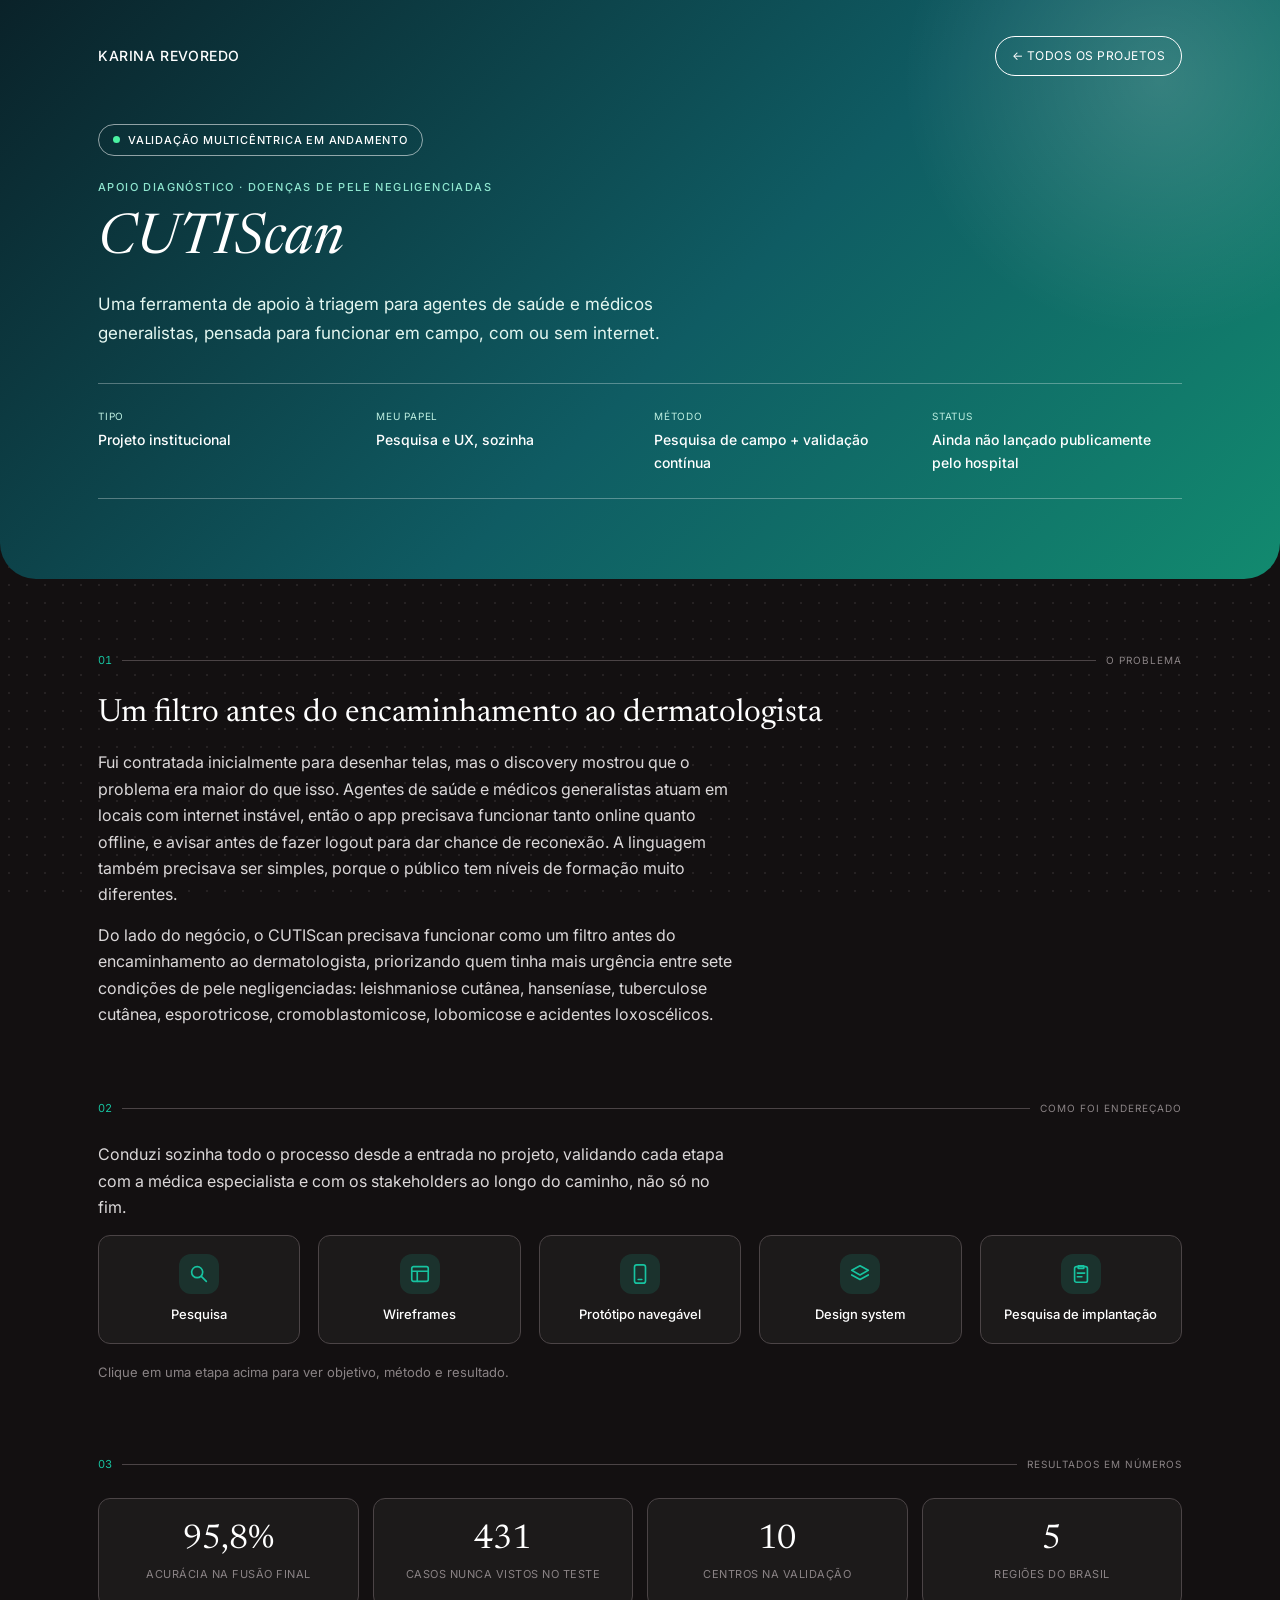
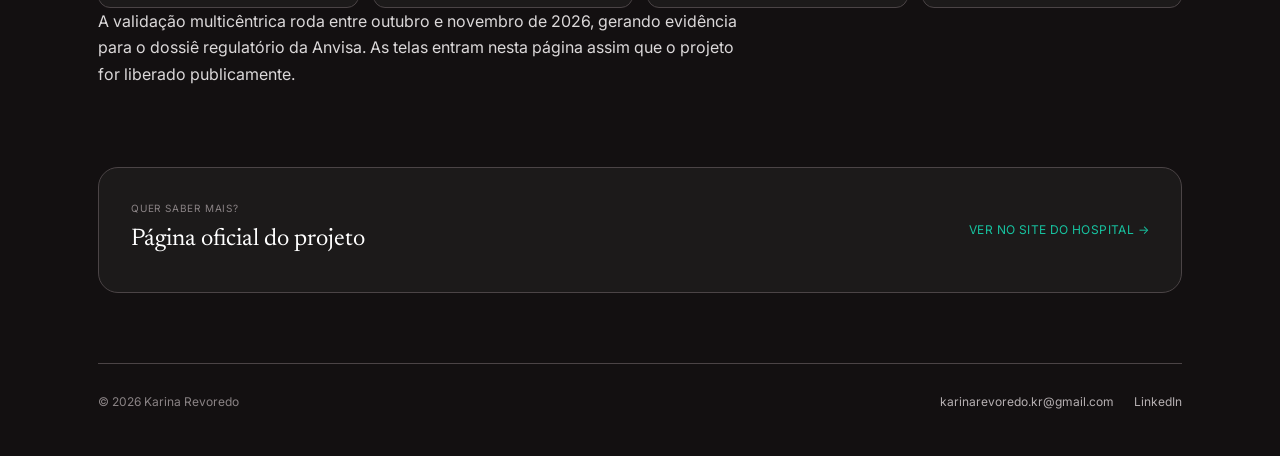
<file: case-study-cutiscan.html>
<!DOCTYPE html>
<html lang="pt-BR">
<head>
<meta charset="UTF-8">
<meta name="viewport" content="width=device-width, initial-scale=1.0">
<title>CUTIScan | Karina Revoredo</title>
<meta name="description" content="Estudo de caso do CUTIScan: pesquisa e UX conduzidas sozinha, do discovery à validação multicêntrica, para um apoio diagnóstico de doenças de pele negligenciadas.">
<link rel="preconnect" href="https://fonts.googleapis.com">
<link rel="preconnect" href="https://fonts.gstatic.com" crossorigin>
<link href="https://fonts.googleapis.com/css2?family=Newsreader:ital,wght@0,400;1,400&family=Inter:wght@400;500&display=swap" rel="stylesheet">
<link rel="stylesheet" href="estudo.css">
<link rel="stylesheet" href="cutis-tema.css">
</head>
<body>
<div class="texture" aria-hidden="true"></div>

<div class="hero-band">
  <div class="wrap">
    <header>
      <a href="index.html" class="logo">Karina Revoredo</a>
      <a href="index.html#projetos" class="back">← Todos os projetos</a>
    </header>

    <span class="pill"><i aria-hidden="true"></i> Validação multicêntrica em andamento</span>
    <p class="eyebrow">Apoio diagnóstico · Doenças de pele negligenciadas</p>
    <h1>CUTIScan</h1>
    <p class="lead">Uma ferramenta de apoio à triagem para agentes de saúde e médicos generalistas, pensada para funcionar em campo, com ou sem internet.</p>

    <dl class="meta">
      <div><dt>Tipo</dt><dd>Projeto institucional</dd></div>
      <div><dt>Meu papel</dt><dd>Pesquisa e UX, sozinha</dd></div>
      <div><dt>Método</dt><dd>Pesquisa de campo + validação contínua</dd></div>
      <div><dt>Status</dt><dd>Ainda não lançado publicamente pelo hospital</dd></div>
    </dl>
  </div>
</div>

<div class="wrap">
  <main>

    <div class="section-label"><span class="index">01</span><span class="rule"></span><span class="name">O problema</span></div>
    <div class="prose">
      <h2>Um filtro antes do encaminhamento ao dermatologista</h2>
      <p>Fui contratada inicialmente para desenhar telas, mas o discovery mostrou que o problema era maior do que isso. Agentes de saúde e médicos generalistas atuam em locais com internet instável, então o app precisava funcionar tanto online quanto offline, e avisar antes de fazer logout para dar chance de reconexão. A linguagem também precisava ser simples, porque o público tem níveis de formação muito diferentes.</p>
      <p>Do lado do negócio, o CUTIScan precisava funcionar como um filtro antes do encaminhamento ao dermatologista, priorizando quem tinha mais urgência entre sete condições de pele negligenciadas: leishmaniose cutânea, hanseníase, tuberculose cutânea, esporotricose, cromoblastomicose, lobomicose e acidentes loxoscélicos.</p>
    </div>

    <div class="section-label"><span class="index">02</span><span class="rule"></span><span class="name">Como foi endereçado</span></div>
    <div class="prose">
      <p>Conduzi sozinha todo o processo desde a entrada no projeto, validando cada etapa com a médica especialista e com os stakeholders ao longo do caminho, não só no fim.</p>
    </div>

    <div class="cards mini" id="stepCards" role="group" aria-label="Etapas do processo, clique para ver os detalhes">
      <button type="button" class="card" data-step="pesquisa" aria-pressed="false">
        <span class="ico"><svg viewBox="0 0 24 24" fill="none" stroke="#17c3a0" stroke-width="1.8" stroke-linecap="round" stroke-linejoin="round" aria-hidden="true"><circle cx="10" cy="10" r="6"/><path d="M20 20l-5.5-5.5"/></svg></span>
        <h3>Pesquisa</h3>
      </button>
      <button type="button" class="card" data-step="wireframes" aria-pressed="false">
        <span class="ico"><svg viewBox="0 0 24 24" fill="none" stroke="#17c3a0" stroke-width="1.8" stroke-linecap="round" stroke-linejoin="round" aria-hidden="true"><rect x="3" y="4" width="18" height="16" rx="2"/><path d="M3 9h18M9 9v11"/></svg></span>
        <h3>Wireframes</h3>
      </button>
      <button type="button" class="card" data-step="prototipo" aria-pressed="false">
        <span class="ico"><svg viewBox="0 0 24 24" fill="none" stroke="#17c3a0" stroke-width="1.8" stroke-linecap="round" stroke-linejoin="round" aria-hidden="true"><rect x="6" y="2" width="12" height="20" rx="2.5"/><path d="M10 18h4"/></svg></span>
        <h3>Protótipo navegável</h3>
      </button>
      <button type="button" class="card" data-step="designsystem" aria-pressed="false">
        <span class="ico"><svg viewBox="0 0 24 24" fill="none" stroke="#17c3a0" stroke-width="1.8" stroke-linecap="round" stroke-linejoin="round" aria-hidden="true"><path d="M12 3l9 5-9 5-9-5 9-5Z"/><path d="M3 13l9 5 9-5"/></svg></span>
        <h3>Design system</h3>
      </button>
      <button type="button" class="card" data-step="implantacao" aria-pressed="false">
        <span class="ico"><svg viewBox="0 0 24 24" fill="none" stroke="#17c3a0" stroke-width="1.8" stroke-linecap="round" stroke-linejoin="round" aria-hidden="true"><rect x="5" y="4" width="14" height="17" rx="2"/><path d="M9 3h6v3H9zM8 11h8M8 15h5"/></svg></span>
        <h3>Pesquisa de implantação</h3>
      </button>
    </div>

    <p class="step-hint" id="stepHint">Clique em uma etapa acima para ver objetivo, método e resultado.</p>
    <div class="step-details" id="stepDetails" hidden>
      <h3 id="stepTitle"></h3>
      <dl class="step-meta">
        <div class="row"><dt>Objetivo</dt><dd id="stepObjetivo"></dd></div>
        <div class="row"><dt>Método</dt><dd id="stepMetodo"></dd></div>
      </dl>
      <dl class="step-resultado" id="stepResultadoRow">
        <dt>Resultado</dt>
        <dd id="stepResultado"></dd>
      </dl>
    </div>

    <div class="section-label"><span class="index">03</span><span class="rule"></span><span class="name">Resultados em números</span></div>
    <div class="stats">
      <div class="stat"><span class="num">95,8%</span><span class="label">Acurácia na fusão final</span></div>
      <div class="stat"><span class="num">431</span><span class="label">Casos nunca vistos no teste</span></div>
      <div class="stat"><span class="num">10</span><span class="label">Centros na validação</span></div>
      <div class="stat"><span class="num">5</span><span class="label">Regiões do Brasil</span></div>
    </div>
    <div class="prose">
      <p>A validação multicêntrica roda entre outubro e novembro de 2026, gerando evidência para o dossiê regulatório da Anvisa. As telas entram nesta página assim que o projeto for liberado publicamente.</p>
    </div>

    <a href="https://hospitais.proadi-sus.org.br/projeto/hiae/uso-de-inteligencia-artificial-como-ferramenta-de-apoio-ao-diagnostico-de-doencas" target="_blank" rel="noopener" class="next">
      <div><span class="k">Quer saber mais?</span><span class="t">Página oficial do projeto</span></div>
      <span class="arrow">Ver no site do hospital →</span>
    </a>

  </main>

  <footer>
    <span>© 2026 Karina Revoredo</span>
    <div style="display:flex; gap:20px;">
      <a href="mailto:karinarevoredo.kr@gmail.com">karinarevoredo.kr@gmail.com</a>
      <a href="https://www.linkedin.com/in/karina-revoredo/" target="_blank" rel="noopener">LinkedIn</a>
    </div>
  </footer>
</div>
<a href="index.html#projetos" class="float-home" aria-label="Voltar para a página inicial, seção de projetos">← Projetos</a>
<script>
(function () {
  var b = document.querySelector('.float-home');
  if (!b) return;
  function upd() { var nearEnd = window.scrollY + window.innerHeight > document.documentElement.scrollHeight - 420; b.classList.toggle('is-hidden', window.scrollY < 320 || nearEnd); }
  upd();
  window.addEventListener('scroll', upd, { passive: true });
})();
</script>
<script>
(function () {
  var steps = {
    pesquisa: {
      title: 'Pesquisa',
      objetivo: 'Entender o problema antes de desenhar qualquer tela.',
      metodo: 'Discovery com a equipe clínica.',
      resultado: 'Identifiquei a necessidade de o app funcionar online e offline, de avisar antes de fazer logout para dar chance de reconexão, e de usar linguagem simples para um público com formação heterogênea. Essas descobertas definiram o que os wireframes precisavam resolver.'
    },
    wireframes: {
      title: 'Wireframes',
      objetivo: 'Estruturar o fluxo antes de qualquer decisão visual.',
      metodo: 'Três níveis de fidelidade, baixa, média e alta, para validar o fluxo antes de avançar.',
      resultado: null
    },
    prototipo: {
      title: 'Protótipo navegável',
      objetivo: 'Validar o fluxo completo antes de seguir para o desenvolvimento.',
      metodo: 'Protótipo feito no Figma, testado com a médica especialista, com público não especializado e com pessoas-chave da área da saúde. Usei IA para gerar variações de tela em testes rápidos de usabilidade.',
      resultado: 'Os testes mostraram que várias telas se repetiam entre os modos online e offline, o que apontou a necessidade de um design system.'
    },
    designsystem: {
      title: 'Design system',
      objetivo: 'Dar consistência ao produto e eliminar retrabalho entre telas repetidas.',
      metodo: 'Componentização das telas que se repetiam nos modos online e offline.',
      resultado: 'Acelerou o desenvolvimento: tudo ficou componentizado e mapeado para os desenvolvedores seguirem.'
    },
    implantacao: {
      title: 'Pesquisa de implantação',
      objetivo: 'Entender a adoção do app em campo e identificar gargalos de usabilidade.',
      metodo: 'Monitorias presenciais em múltiplos centros, com formulários estruturados.',
      resultado: 'As monitorias estão em fase de conclusão. O próximo passo é analisar os dados coletados para identificar pontos críticos.'
    }
  };

  var cards = document.querySelectorAll('#stepCards .card');
  var hint = document.getElementById('stepHint');
  var panel = document.getElementById('stepDetails');
  var title = document.getElementById('stepTitle');
  var objetivo = document.getElementById('stepObjetivo');
  var metodo = document.getElementById('stepMetodo');
  var resultadoRow = document.getElementById('stepResultadoRow');
  var resultado = document.getElementById('stepResultado');
  var active = null;

  function open(step, card) {
    var data = steps[step];
    if (!data) return;
    title.textContent = data.title;
    objetivo.textContent = data.objetivo;
    metodo.textContent = data.metodo;
    if (data.resultado) {
      resultadoRow.hidden = false;
      resultado.textContent = data.resultado;
    } else {
      resultadoRow.hidden = true;
    }
    hint.hidden = true;
    panel.hidden = false;
  }

  function close() {
    panel.hidden = true;
    hint.hidden = false;
  }

  cards.forEach(function (card) {
    card.addEventListener('click', function () {
      var step = card.getAttribute('data-step');
      if (active === card) {
        card.setAttribute('aria-pressed', 'false');
        active = null;
        close();
        return;
      }
      if (active) active.setAttribute('aria-pressed', 'false');
      card.setAttribute('aria-pressed', 'true');
      active = card;
      open(step, card);
    });
  });
})();
</script>
</body>
</html>
</file>
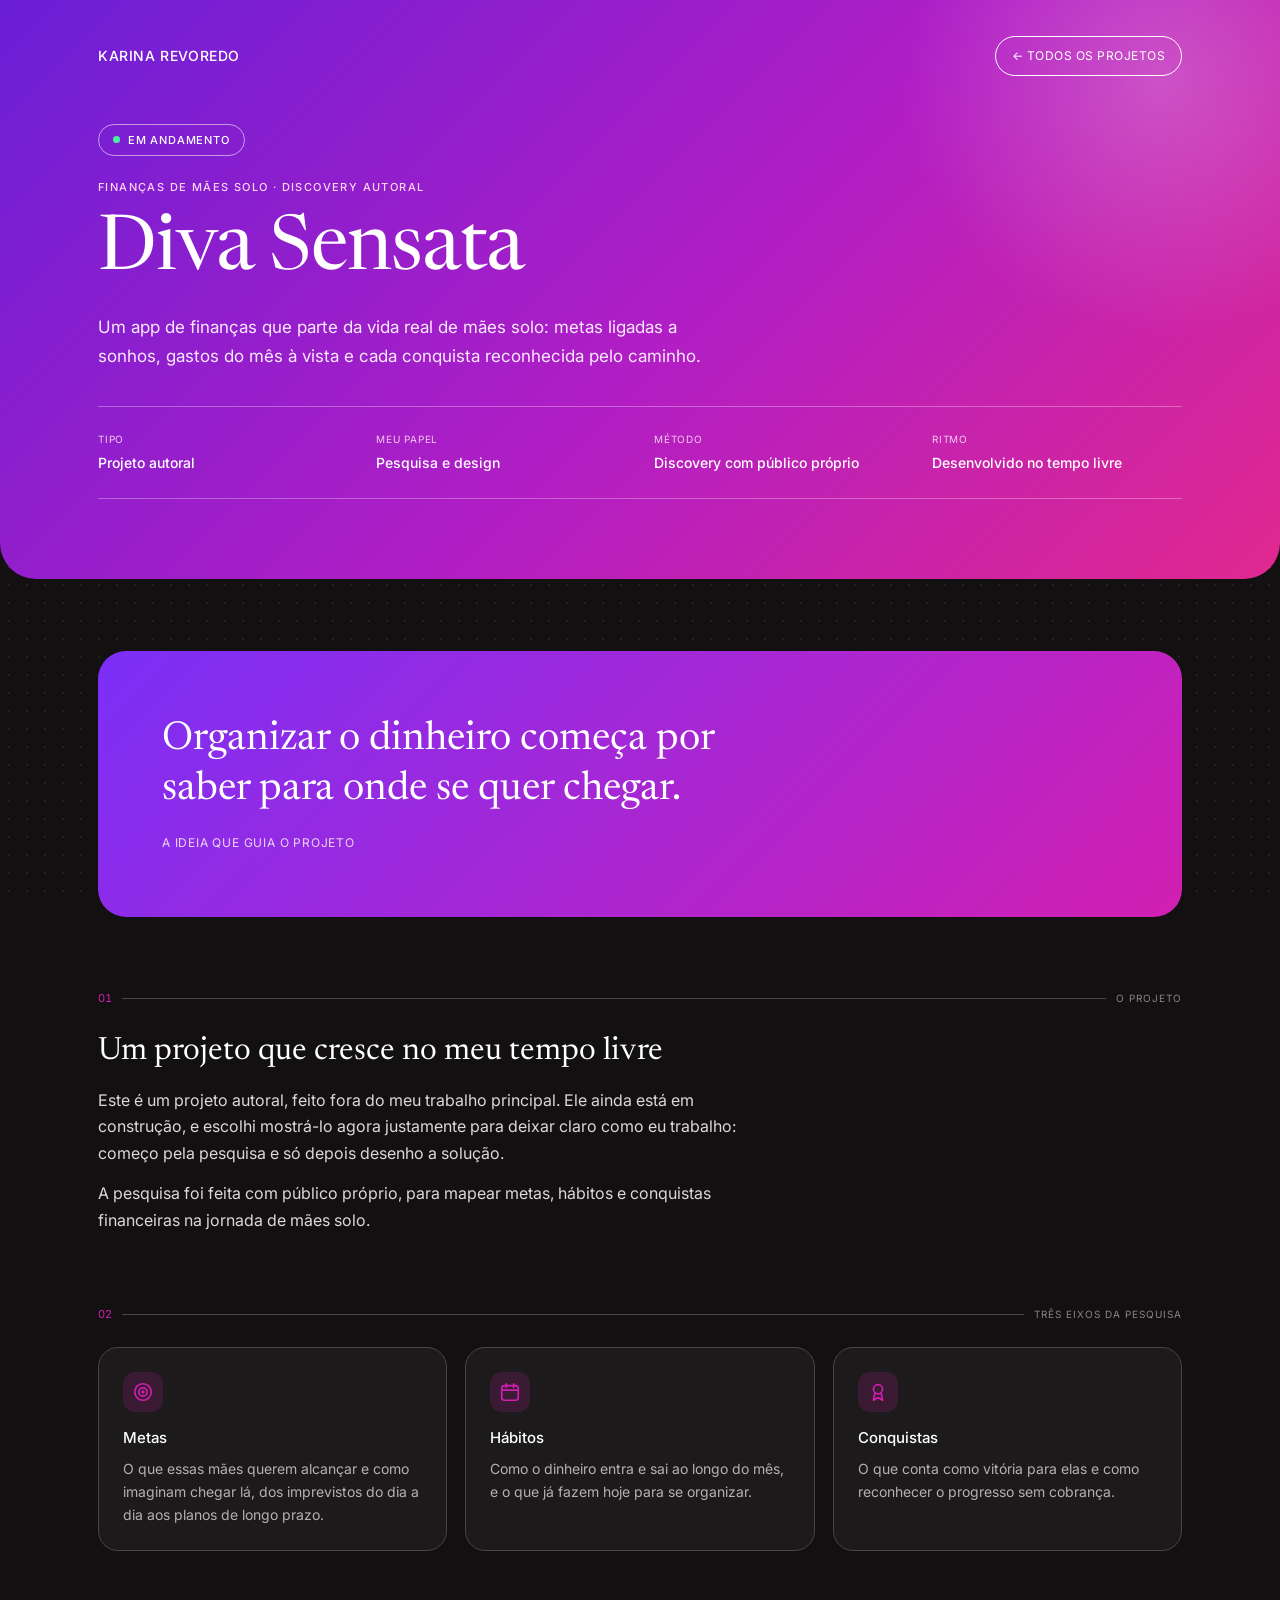
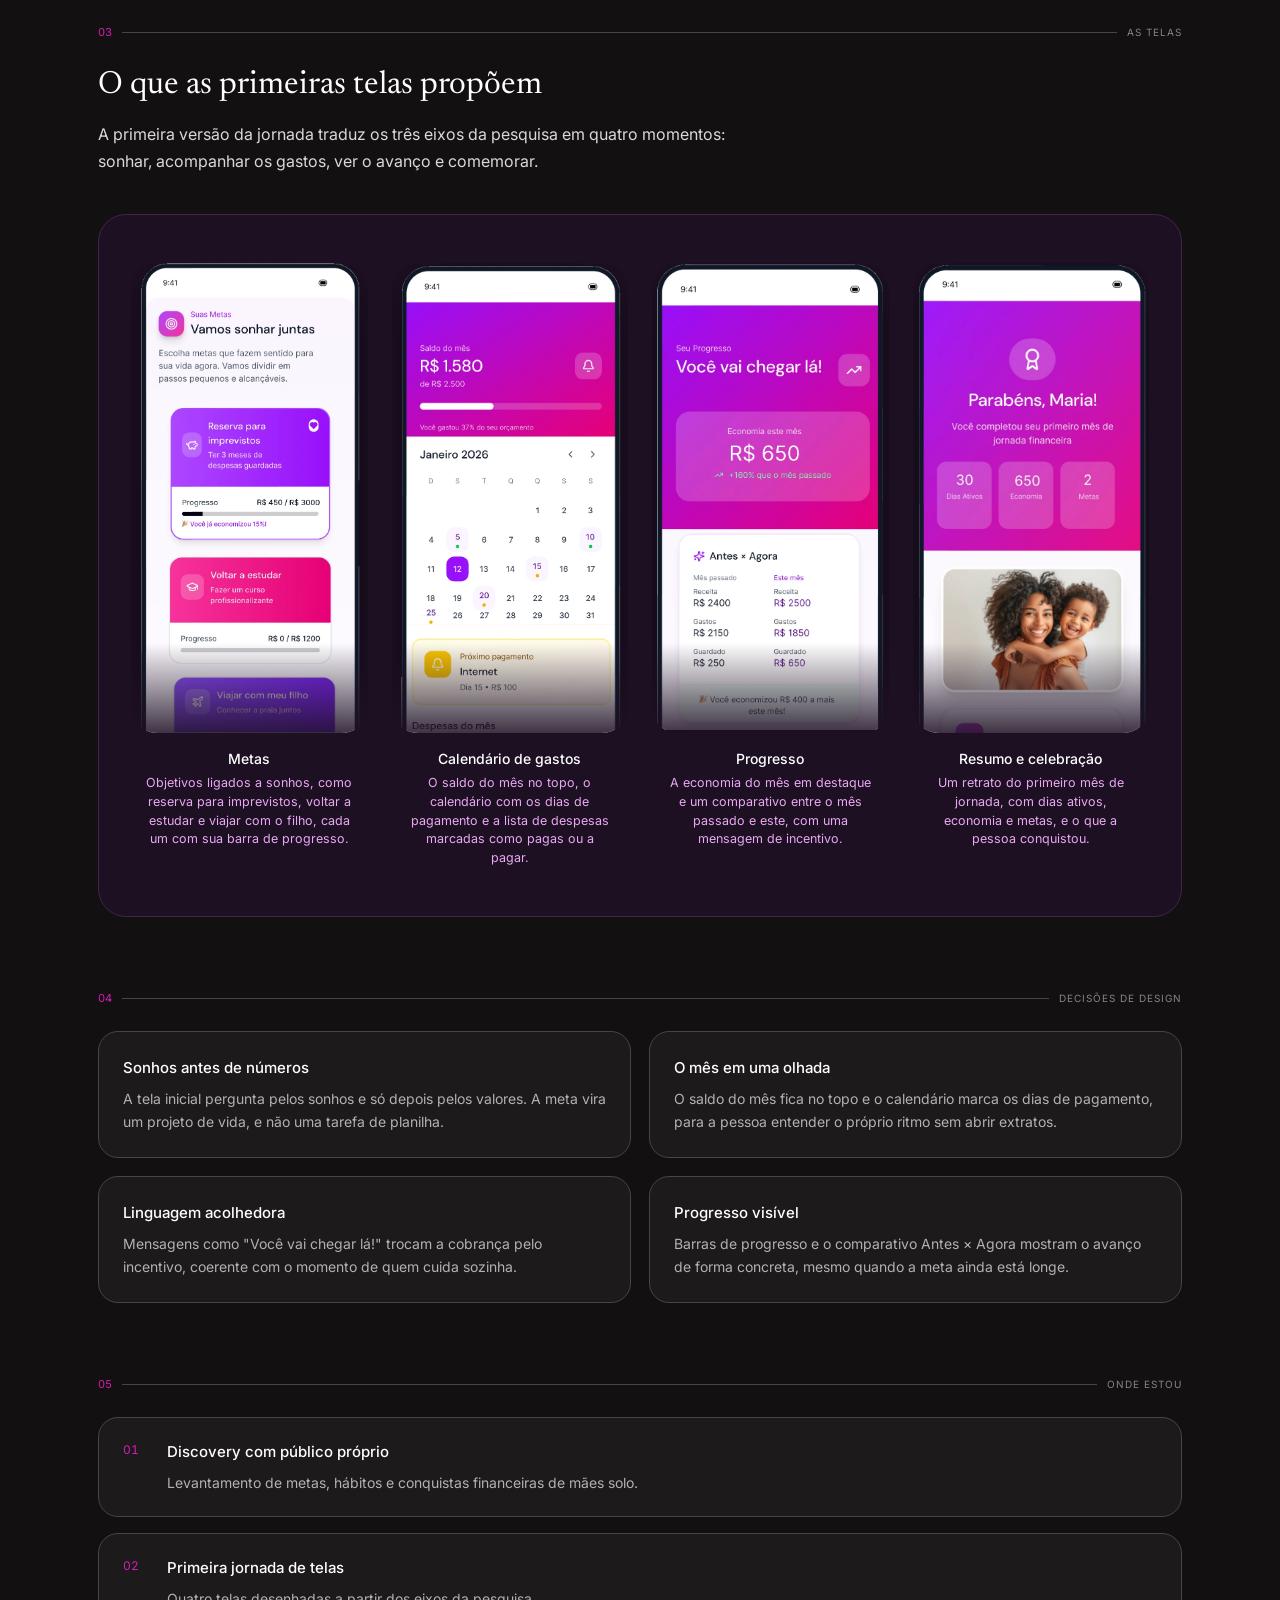
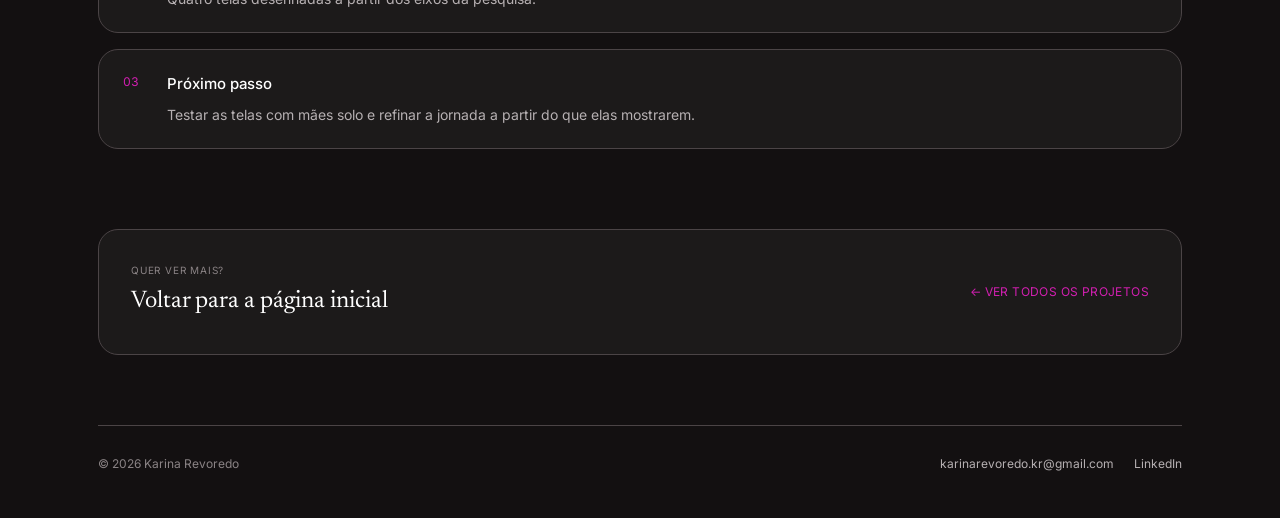
<file: case-study-financas-maes-solo.html>
<!DOCTYPE html>
<html lang="pt-BR">
<head>
<meta charset="UTF-8">
<meta name="viewport" content="width=device-width, initial-scale=1.0">
<title>Diva Sensata | Karina Revoredo</title>
<meta name="description" content="Estudo de caso em andamento: Diva Sensata, app de finanças para mães solo, com discovery com público próprio e primeiras telas.">
<link rel="preconnect" href="https://fonts.googleapis.com">
<link rel="preconnect" href="https://fonts.gstatic.com" crossorigin>
<link href="https://fonts.googleapis.com/css2?family=Newsreader:ital,wght@0,400;1,400&family=Inter:wght@400;500&display=swap" rel="stylesheet">
<link rel="stylesheet" href="estudo.css">
<link rel="stylesheet" href="financas-tema.css">
</head>
<body>
<div class="texture" aria-hidden="true"></div>

<div class="hero-band">
  <div class="wrap">
    <header>
      <a href="index.html" class="logo">Karina Revoredo</a>
      <a href="index.html#projetos" class="back">← Todos os projetos</a>
    </header>

    <span class="pill"><i aria-hidden="true"></i> Em andamento</span>
    <p class="eyebrow">Finanças de mães solo · Discovery autoral</p>
    <h1>Diva Sensata</h1>
    <p class="lead">Um app de finanças que parte da vida real de mães solo: metas ligadas a sonhos, gastos do mês à vista e cada conquista reconhecida pelo caminho.</p>

    <dl class="meta">
      <div><dt>Tipo</dt><dd>Projeto autoral</dd></div>
      <div><dt>Meu papel</dt><dd>Pesquisa e design</dd></div>
      <div><dt>Método</dt><dd>Discovery com público próprio</dd></div>
      <div><dt>Ritmo</dt><dd>Desenvolvido no tempo livre</dd></div>
    </dl>
  </div>
</div>

<div class="wrap">
  <main>
    <div class="statement"><p>Organizar o dinheiro começa por saber para onde se quer chegar.</p><small>A ideia que guia o projeto</small></div>

    <div class="section-label"><span class="index">01</span><span class="rule"></span><span class="name">O projeto</span></div>
    <div class="prose">
      <h2>Um projeto que cresce no meu tempo livre</h2>
      <p>Este é um projeto autoral, feito fora do meu trabalho principal. Ele ainda está em construção, e escolhi mostrá-lo agora justamente para deixar claro como eu trabalho: começo pela pesquisa e só depois desenho a solução.</p>
      <p>A pesquisa foi feita com público próprio, para mapear metas, hábitos e conquistas financeiras na jornada de mães solo.</p>
    </div>

    <div class="section-label"><span class="index">02</span><span class="rule"></span><span class="name">Três eixos da pesquisa</span></div>
    <div class="cards three">
      <div class="card"><span class="ico"><svg viewBox="0 0 24 24" fill="none" stroke="#d21fb1" stroke-width="1.8" stroke-linecap="round" stroke-linejoin="round" aria-hidden="true"><circle cx="12" cy="12" r="9"/><circle cx="12" cy="12" r="4.5"/><circle cx="12" cy="12" r="1"/></svg></span><h3>Metas</h3><p>O que essas mães querem alcançar e como imaginam chegar lá, dos imprevistos do dia a dia aos planos de longo prazo.</p></div>
      <div class="card"><span class="ico"><svg viewBox="0 0 24 24" fill="none" stroke="#d21fb1" stroke-width="1.8" stroke-linecap="round" stroke-linejoin="round" aria-hidden="true"><rect x="3" y="5" width="18" height="16" rx="3"/><path d="M3 10h18M8 3v4M16 3v4"/></svg></span><h3>Hábitos</h3><p>Como o dinheiro entra e sai ao longo do mês, e o que já fazem hoje para se organizar.</p></div>
      <div class="card"><span class="ico"><svg viewBox="0 0 24 24" fill="none" stroke="#d21fb1" stroke-width="1.8" stroke-linecap="round" stroke-linejoin="round" aria-hidden="true"><circle cx="12" cy="9" r="5"/><path d="M8.5 13.5L7 21l5-3 5 3-1.5-7.5"/></svg></span><h3>Conquistas</h3><p>O que conta como vitória para elas e como reconhecer o progresso sem cobrança.</p></div>
    </div>

    <div class="section-label"><span class="index">03</span><span class="rule"></span><span class="name">As telas</span></div>
    <div class="prose">
      <h2>O que as primeiras telas propõem</h2>
      <p>A primeira versão da jornada traduz os três eixos da pesquisa em quatro momentos: sonhar, acompanhar os gastos, ver o avanço e comemorar.</p>
    </div>

    <div class="gallery" aria-label="Telas do app de finanças para mães solo">
      <figure><div class="frame"><img src="financas-tela-metas.webp" alt="Tela de metas com o título Vamos sonhar juntos e três metas com barra de progresso: reserva para imprevistos, voltar a estudar e viajar com meu filho" loading="lazy"></div><figcaption><strong>Metas</strong><span>Objetivos ligados a sonhos, como reserva para imprevistos, voltar a estudar e viajar com o filho, cada um com sua barra de progresso.</span></figcaption></figure>
      <figure><div class="frame"><img src="financas-tela-calendario.webp" alt="Tela com o saldo do mês, o calendário de janeiro com os dias de pagamento marcados, o próximo pagamento e a lista de despesas do mês" loading="lazy"></div><figcaption><strong>Calendário de gastos</strong><span>O saldo do mês no topo, o calendário com os dias de pagamento e a lista de despesas marcadas como pagas ou a pagar.</span></figcaption></figure>
      <figure><div class="frame"><img src="financas-tela-progresso.webp" alt="Tela de progresso com a mensagem Você vai chegar lá, a economia do mês e um comparativo entre o mês passado e este mês" loading="lazy"></div><figcaption><strong>Progresso</strong><span>A economia do mês em destaque e um comparativo entre o mês passado e este, com uma mensagem de incentivo.</span></figcaption></figure>
      <figure><div class="frame"><img src="financas-tela-resumo.webp" alt="Tela de resumo com a mensagem Parabéns, Maria, os números do primeiro mês, uma foto de mãe e filho e a seção Sua evolução" loading="lazy"></div><figcaption><strong>Resumo e celebração</strong><span>Um retrato do primeiro mês de jornada, com dias ativos, economia e metas, e o que a pessoa conquistou.</span></figcaption></figure>
    </div>

    <div class="section-label"><span class="index">04</span><span class="rule"></span><span class="name">Decisões de design</span></div>
    <div class="cards">
      <div class="card"><h3>Sonhos antes de números</h3><p>A tela inicial pergunta pelos sonhos e só depois pelos valores. A meta vira um projeto de vida, e não uma tarefa de planilha.</p></div>
      <div class="card"><h3>O mês em uma olhada</h3><p>O saldo do mês fica no topo e o calendário marca os dias de pagamento, para a pessoa entender o próprio ritmo sem abrir extratos.</p></div>
      <div class="card"><h3>Linguagem acolhedora</h3><p>Mensagens como "Você vai chegar lá!" trocam a cobrança pelo incentivo, coerente com o momento de quem cuida sozinha.</p></div>
      <div class="card"><h3>Progresso visível</h3><p>Barras de progresso e o comparativo Antes × Agora mostram o avanço de forma concreta, mesmo quando a meta ainda está longe.</p></div>
    </div>

    <div class="section-label"><span class="index">05</span><span class="rule"></span><span class="name">Onde estou</span></div>
    <ol class="steps">
      <li><h3>Discovery com público próprio</h3><p>Levantamento de metas, hábitos e conquistas financeiras de mães solo.</p></li>
      <li><h3>Primeira jornada de telas</h3><p>Quatro telas desenhadas a partir dos eixos da pesquisa.</p></li>
      <li><h3>Próximo passo</h3><p>Testar as telas com mães solo e refinar a jornada a partir do que elas mostrarem.</p></li>
    </ol>

    <a href="index.html#projetos" class="next next-home">
      <div><span class="k">Quer ver mais?</span><span class="t">Voltar para a página inicial</span></div>
      <span class="arrow">← Ver todos os projetos</span>
    </a>
  </main>

  <footer>
    <span>© 2026 Karina Revoredo</span>
    <div style="display:flex; gap:20px;">
      <a href="mailto:karinarevoredo.kr@gmail.com">karinarevoredo.kr@gmail.com</a>
      <a href="https://www.linkedin.com/in/karina-revoredo/" target="_blank" rel="noopener">LinkedIn</a>
    </div>
  </footer>
</div>
<a href="index.html#projetos" class="float-home" aria-label="Voltar para a página inicial, seção de projetos">← Projetos</a>
<script>
(function () {
  var b = document.querySelector('.float-home');
  if (!b) return;
  function upd() { var nearEnd = window.scrollY + window.innerHeight > document.documentElement.scrollHeight - 420; b.classList.toggle('is-hidden', window.scrollY < 320 || nearEnd); }
  upd();
  window.addEventListener('scroll', upd, { passive: true });
})();
</script>
</body>
</html>
</file>
<file: estudo.css>
:root {
  --bg: #131011; --surface: #1c1a1a; --border: #4b4446; --border-strong: #6f6568; --border-accent: #82194e;
  --text-primary: #ffffff; --text-body: #dbd8d9; --text-secondary: #b6b0b2; --text-muted: #8a8385;
  --pink: #F14B9A; --pink-soft: #f594ba; --green: #4BF1A2;
  --font-sans: 'Inter', -apple-system, sans-serif;
  --font-editorial: 'Newsreader', Georgia, serif;
  --radius-lg: 12px;
  --wrap-max: 760px; --wrap-pad: 28px;
}
@media (min-width: 900px) { :root { --wrap-max: 980px; --wrap-pad: 40px; } }
@media (min-width: 1280px) { :root { --wrap-max: 1180px; --wrap-pad: 48px; } }

html { scroll-behavior: smooth; }
* { box-sizing: border-box; }
body { margin: 0; background: var(--bg); color: var(--text-body); font-family: var(--font-sans); line-height: 1.65; overflow-x: hidden; }
img { max-width: 100%; display: block; }
a { color: inherit; }
a:focus-visible { outline: 2px solid var(--green); outline-offset: 3px; }

.texture { position: fixed; inset: 0; z-index: -1; opacity: 0.35; pointer-events: none;
  background-image: radial-gradient(var(--border) 1px, transparent 1.4px); background-size: 18px 18px; }
.wrap { max-width: var(--wrap-max); margin: 0 auto; padding: 0 var(--wrap-pad); }

header { display: flex; justify-content: space-between; align-items: center; padding: 36px 0 48px; }
.logo { font-size: 14px; font-weight: 500; letter-spacing: 0.6px; text-transform: uppercase; color: var(--text-primary); text-decoration: none; }
.back { font-size: 12px; letter-spacing: 0.5px; text-transform: uppercase; color: var(--text-secondary); text-decoration: none; border: 1px solid currentColor; border-radius: 999px; padding: 9px 16px; transition: background .2s ease; }
.back:hover { background: rgba(255,255,255,.1); }
.back:hover { color: var(--text-primary); }

.eyebrow { display: flex; align-items: center; gap: 8px; font-size: 11px; letter-spacing: 1.4px; text-transform: uppercase; color: var(--text-muted); font-weight: 500; margin: 0 0 12px; }
.eyebrow .dot { width: 6px; height: 6px; border-radius: 50%; background: var(--pink); }

h1 { font-family: var(--font-editorial); font-style: italic; font-weight: 400; font-size: clamp(34px, 6vw, 56px); color: var(--text-primary); line-height: 1.15; margin: 0 0 18px; }
.lead { font-size: 17px; color: var(--text-body); max-width: 58ch; margin: 0 0 36px; }

.meta { display: grid; grid-template-columns: repeat(2, 1fr); gap: 20px 28px; padding: 24px 0; border-top: 1px solid var(--border); border-bottom: 1px solid var(--border); margin-bottom: 44px; }
@media (min-width: 720px) { .meta { grid-template-columns: repeat(4, 1fr); } }
.meta dt { font-size: 10px; letter-spacing: 0.8px; text-transform: uppercase; color: var(--text-muted); margin-bottom: 4px; }
.meta dd { margin: 0; font-size: 14px; color: var(--text-primary); }

.cover { border: 1px solid var(--border); border-radius: var(--radius-lg); overflow: hidden; background: var(--surface); }
.cover img { width: 100%; height: auto; }
.cover.phones { padding: 32px 20px; }
.cover.phones img { max-width: 620px; margin: 0 auto; }
figcaption { font-size: 12px; color: var(--text-muted); margin-top: 10px; }
figure { margin: 0; }

.section-label { display: flex; align-items: center; gap: 10px; margin: 72px 0 24px; }
.section-label .index { font-size: 11px; color: var(--pink); font-variant-numeric: tabular-nums; }
.section-label .rule { flex: 1; height: 1px; background: var(--border); }
.section-label .name { font-size: 10px; letter-spacing: 1px; text-transform: uppercase; color: var(--text-muted); }

h2 { font-family: var(--font-editorial); font-weight: 400; font-size: clamp(24px, 3.4vw, 32px); color: var(--text-primary); margin: 0 0 16px; line-height: 1.25; }
h3 { font-size: 15px; font-weight: 500; color: var(--text-primary); margin: 0 0 6px; }
.prose p { max-width: 64ch; margin: 0 0 14px; }

.steps { list-style: none; margin: 0; padding: 0; display: grid; gap: 16px; counter-reset: step; }
.steps li { counter-increment: step; background: var(--surface); border: 1px solid var(--border); border-radius: var(--radius-lg); padding: 22px 24px 22px 68px; position: relative; }
.steps li::before { content: counter(step, decimal-leading-zero); position: absolute; left: 24px; top: 22px; font-size: 12px; color: var(--pink); font-variant-numeric: tabular-nums; }
.steps p { margin: 0; font-size: 14px; color: var(--text-secondary); }

.cards { display: grid; gap: 18px; grid-template-columns: 1fr; }
@media (min-width: 720px) { .cards { grid-template-columns: repeat(2, 1fr); } }
.card { background: var(--surface); border: 1px solid var(--border); border-radius: var(--radius-lg); padding: 24px; }
.card p { margin: 0; font-size: 14px; color: var(--text-secondary); }

.fill { border: 1px dashed var(--pink); border-radius: 6px; padding: 1px 6px; color: var(--pink-soft); }

.next { margin-top: 80px; padding: 32px; background: var(--surface); border: 1px solid var(--border); border-radius: var(--radius-lg); display: flex; justify-content: space-between; align-items: center; gap: 16px; flex-wrap: wrap; text-decoration: none; transition: border-color .2s ease, transform .2s ease; }
.next:hover { border-color: var(--border-accent); transform: translateY(-3px); }
.next .k { font-size: 10px; letter-spacing: 0.8px; text-transform: uppercase; color: var(--text-muted); display: block; margin-bottom: 4px; }
.next .t { font-family: var(--font-editorial); font-size: 24px; color: var(--text-primary); }
.next .arrow { font-size: 12px; letter-spacing: 0.4px; text-transform: uppercase; color: var(--pink); }

footer { margin-top: 70px; padding: 28px 0 44px; border-top: 1px solid var(--border); font-size: 12px; color: var(--text-muted); display: flex; justify-content: space-between; flex-wrap: wrap; gap: 10px; }
footer a { text-decoration: none; color: var(--text-secondary); }
footer a:hover { color: var(--text-primary); }
@media (prefers-reduced-motion: reduce) { * { transition: none !important; } html { scroll-behavior: auto; } }

/* Imagens das etapas */
.shot { margin: 28px 0 0; }
.shot img { width: 100%; height: auto; border: 1px solid var(--border); border-radius: var(--radius-lg); background: var(--surface); }
.shot-grid { display: grid; gap: 18px; grid-template-columns: 1fr; margin-top: 28px; }
@media (min-width: 720px) { .shot-grid { grid-template-columns: repeat(2, 1fr); } }
.shot-grid .shot { margin: 0; }
.slot { aspect-ratio: 16 / 9; border: 1px dashed var(--pink); border-radius: var(--radius-lg); display: flex; align-items: center; justify-content: center; text-align: center; padding: 20px; font-size: 13px; color: var(--pink-soft); background: rgba(241, 75, 154, 0.04); }
@media (min-width: 900px) { .cards.three { grid-template-columns: repeat(3, 1fr); } }
.sr-only { position: absolute; width: 1px; height: 1px; overflow: hidden; clip: rect(0 0 0 0); white-space: nowrap; }

/* Botão flutuante de voltar */
.float-home { position: fixed; left: 20px; bottom: 20px; z-index: 60; background: #1c1a1a; color: #fff; border: 1px solid var(--border-strong); border-radius: 999px; padding: 12px 20px; font-size: 12px; font-weight: 500; letter-spacing: .5px; text-transform: uppercase; text-decoration: none; box-shadow: 0 10px 28px rgba(0,0,0,.5); transition: opacity .25s ease, transform .25s ease, border-color .2s ease; }
.float-home:hover { border-color: #fff; }
.float-home.is-hidden { opacity: 0; transform: translateY(12px); pointer-events: none; }
@media (max-width: 520px) { .float-home { left: 50%; transform: translateX(-50%); bottom: 16px; } .float-home.is-hidden { transform: translate(-50%, 12px); } }
</file>
<file: adoto-tema.css>
/* Tema do Adotô: usa as cores do próprio app (creme, marrom e caramelo) sobre a estrutura do portfólio */
:root { --cream: #f4f3f2; --brown: #603427; --caramel: #b5783d; --caramel-soft: #e0b98c; --pink: #b5783d; --pink-soft: #e0b98c; --border-accent: #b5783d; }

.hero-band { background: var(--cream); color: var(--brown); position: relative; overflow: hidden; padding-bottom: 72px; border-radius: 0 0 36px 36px; }
.hero-band .paws { position: absolute; inset: 0; pointer-events: none; opacity: .5; }
.hero-band .wrap { position: relative; }
.hero-band .logo, .hero-band .back { color: var(--brown); }
.hero-band .back:hover { color: var(--caramel); }
.hero-band .eyebrow { color: var(--caramel); }
.hero-band .eyebrow svg { width: 16px; height: 16px; }
.hero-band h1 { color: var(--brown); font-style: normal; font-weight: 400; font-size: clamp(44px, 8vw, 88px); letter-spacing: -1px; }
.hero-band .lead { color: #4b2a1f; }
.hero-band .meta { border-color: rgba(96, 52, 39, .25); margin-bottom: 40px; }
.hero-band .meta dt { color: #8a6a5e; }
.hero-band .meta dd { color: var(--brown); font-weight: 500; }
.hero-band .cover { background: transparent; border: 0; border-radius: 0; }
.hero-band .cover.phones { padding: 0; }
.hero-band .cover.phones img { max-width: 100%; border-radius: 24px; box-shadow: 0 24px 60px rgba(96, 52, 39, .18); }
.hero-band .fill { color: var(--brown); border-color: var(--caramel); }

.eyebrow .dot { background: var(--caramel); }
.section-label .index { color: var(--caramel); }

/* Frase de destaque */
.statement { background: var(--caramel); color: #2b140c; border-radius: 28px; padding: clamp(32px, 6vw, 64px); margin: 72px 0 0; }
.statement p { font-family: var(--font-editorial); font-size: clamp(24px, 3.6vw, 40px); line-height: 1.25; margin: 0; max-width: 24ch; }
.statement small { display: block; margin-top: 18px; font-size: 12px; letter-spacing: .8px; text-transform: uppercase; opacity: .75; }

/* Cards com identidade */
.card { border-radius: 20px; }
.card .ico { width: 40px; height: 40px; border-radius: 12px; background: rgba(181, 120, 61, .16); display: grid; place-items: center; margin-bottom: 14px; }
.card .ico svg { width: 22px; height: 22px; }
.card:hover { border-color: var(--caramel); }
.steps li { border-radius: 20px; }
.steps li::before { color: var(--caramel); }
.slot { border-color: var(--caramel); color: var(--caramel-soft); background: rgba(181, 120, 61, .06); border-radius: 20px; }
.shot img { border-radius: 20px; }
.fill { border-color: var(--caramel); color: var(--caramel-soft); }
.next { border-radius: 20px; }
.next:hover { border-color: var(--caramel); }
.next .arrow { color: var(--caramel); }
a:focus-visible { outline-color: var(--caramel); }
.prose + .cards, .steps, h2 + .cards { margin-top: 24px; }
.shot > .slot { aspect-ratio: 21 / 9; }
.shot-grid .slot { aspect-ratio: 4 / 3; }

/* Botões e link do protótipo */
.btn-row { display: flex; gap: 12px; flex-wrap: wrap; margin: 0 0 40px; }
.btn { font-size: 12px; font-weight: 500; letter-spacing: .4px; text-transform: uppercase; padding: 13px 24px; border-radius: 999px; text-decoration: none; display: inline-flex; align-items: center; gap: 8px; transition: transform .2s ease, background .2s ease; }
.btn:hover { transform: translateY(-2px); }
.btn-brown { background: var(--brown); color: var(--cream); }
.btn-brown:hover { background: #7a4434; }
.proto { margin-top: 28px; display: flex; justify-content: space-between; align-items: center; gap: 16px; flex-wrap: wrap; background: var(--surface); border: 1px solid var(--border); border-radius: 20px; padding: 24px 28px; }
.proto h3 { margin: 0 0 4px; }
.proto p { margin: 0; font-size: 14px; color: var(--text-secondary); }
.btn-caramel { background: var(--caramel); color: #2b140c; }
.btn-caramel:hover { background: var(--caramel-soft); }

/* Galeria de telas do app */
.gallery { display: grid; grid-template-columns: repeat(2, 1fr); gap: 28px 16px; margin-top: 40px; padding: 32px 20px; background: #2a1913; border: 1px solid #4a2c20; border-radius: 28px; }
@media (min-width: 720px) { .gallery { grid-template-columns: repeat(3, 1fr); gap: 36px 24px; padding: 48px 40px; } }
.gallery figure { margin: 0; text-align: center; align-self: start; }
.gallery img { width: 100%; max-width: 260px; height: auto; margin: 0 auto; filter: drop-shadow(0 16px 32px rgba(0, 0, 0, .45)); }
.gallery figcaption { color: var(--caramel-soft); font-size: 13px; margin-top: 14px; }
</file>
<file: cutis-tema.css>
/* Tema do CUTIScan: teal e azul, remetendo a saúde e tecnologia clínica */
:root { --navy: #0a2229; --navy-2: #0f333b; --teal: #17c3a0; --teal-soft: #8fe6cf; --blue: #2f8fd1; --accent: #17c3a0; --pink: #17c3a0; --pink-soft: #8fe6cf; --border-accent: #17c3a0; }

.hero-band { background: linear-gradient(135deg, #0a2229 0%, #0f5c63 55%, #128a6f 100%); color: #fff; position: relative; overflow: hidden; padding-bottom: 72px; border-radius: 0 0 36px 36px; }
.hero-band::after { content: ""; position: absolute; width: 520px; height: 520px; right: -140px; top: -180px; border-radius: 50%; background: radial-gradient(circle, rgba(255,255,255,.16), rgba(255,255,255,0) 70%); pointer-events: none; }
.hero-band .wrap { position: relative; z-index: 1; }
.hero-band .logo, .hero-band .back { color: #fff; }
.hero-band .back:hover { color: var(--teal-soft); }
.hero-band .eyebrow { color: var(--teal-soft); }
.hero-band .lead { color: #e4f7f1; }
.hero-band .meta { border-color: rgba(255,255,255,.3); margin-bottom: 8px; }
.hero-band .meta dt { color: #bdeee0; }
.hero-band .meta dd { color: #fff; font-weight: 500; }

.pill { display: inline-flex; align-items: center; gap: 8px; font-size: 11px; font-weight: 500; letter-spacing: .8px; text-transform: uppercase; color: #fff; border: 1px solid rgba(255,255,255,.55); border-radius: 999px; padding: 6px 14px; margin-bottom: 22px; }
.pill i { width: 7px; height: 7px; border-radius: 50%; background: #4BF1A2; display: inline-block; }

.eyebrow .dot { background: var(--teal); }
.section-label .index { color: var(--teal); }
.statement { background: linear-gradient(135deg, #0f5c63, #128a6f); color: #fff; border-radius: 28px; padding: clamp(32px, 6vw, 64px); margin: 72px 0 0; }
.statement p { font-family: var(--font-editorial); font-size: clamp(24px, 3.6vw, 40px); line-height: 1.25; margin: 0; max-width: 30ch; }
.statement small { display: block; margin-top: 18px; font-size: 12px; letter-spacing: .8px; text-transform: uppercase; opacity: .8; }

.card:hover { border-color: var(--teal); }
.card .ico { width: 40px; height: 40px; border-radius: 12px; background: rgba(23, 195, 160, .14); display: grid; place-items: center; margin-bottom: 14px; }
.card .ico svg { width: 22px; height: 22px; }
.next { border-radius: 20px; }
.next:hover { border-color: var(--teal); }
.next .arrow { color: var(--teal); }
a:focus-visible { outline-color: var(--teal-soft); }

/* Cartões de etapa clicáveis: ícone + rótulo, abrem detalhes no painel abaixo */
.cards.mini { grid-template-columns: repeat(2, 1fr); }
@media (min-width: 640px) { .cards.mini { grid-template-columns: repeat(5, 1fr); } }
.cards.mini .card { padding: 18px 14px; text-align: center; cursor: pointer; font: inherit; color: inherit; width: 100%; }
.cards.mini .card .ico { margin: 0 auto 10px; }
.cards.mini .card h3 { font-size: 13px; margin: 0; }
.cards.mini .card[aria-pressed="true"] { border-color: var(--teal); background: rgba(23, 195, 160, .08); }
.cards.mini .card[aria-pressed="true"] .ico { background: rgba(23, 195, 160, .28); }

/* Painel de detalhes: abre abaixo da grade, sem sobrepor nada */
.step-details { background: var(--surface); border: 1px solid var(--border); border-radius: var(--radius-lg); padding: 26px 28px; margin-top: 18px; }
.step-details h3 { font-family: var(--font-editorial); font-weight: 400; font-size: 19px; margin: 0 0 18px; color: var(--text-primary); }
.step-details dl { margin: 0; padding: 0; }
.step-details dt { margin: 0; }
.step-details dd { margin: 0; }

.step-meta { display: grid; grid-template-columns: 1fr; gap: 14px; padding-bottom: 20px; margin-bottom: 20px; border-bottom: 1px solid var(--border); }
@media (min-width: 560px) { .step-meta { grid-template-columns: 1fr 1fr; gap: 28px; } }
.step-meta dt { font-size: 10px; letter-spacing: .6px; text-transform: uppercase; color: var(--teal-soft); margin-bottom: 6px; }
.step-meta dd { font-size: 13.5px; color: var(--text-secondary); line-height: 1.6; }

.step-resultado dt { font-size: 10px; letter-spacing: .6px; text-transform: uppercase; color: var(--teal-soft); margin-bottom: 8px; }
.step-resultado dd { font-size: 15px; color: var(--text-primary); line-height: 1.75; max-width: 62ch; }

.step-hint { font-size: 13px; color: var(--text-muted); margin-top: 18px; }

/* Números em destaque, cada um aparece uma única vez na página */
.stats { display: grid; gap: 14px; grid-template-columns: repeat(2, 1fr); }
@media (min-width: 640px) { .stats { grid-template-columns: repeat(4, 1fr); } }
.stat { background: var(--surface); border: 1px solid var(--border); border-radius: var(--radius-lg); padding: 24px 16px; text-align: center; }
.stat .num { display: block; font-family: var(--font-editorial); font-size: clamp(26px, 4vw, 34px); color: var(--text-primary); line-height: 1; }
.stat .label { display: block; margin-top: 8px; font-size: 11px; letter-spacing: .5px; text-transform: uppercase; color: var(--text-muted); }
</file>
<file: financas-tema.css>
/* Tema de Finanças de mães solo: roxo e magenta das telas do app */
:root { --plum: #1d1023; --plum-2: #2a1633; --violet: #7b2ff7; --magenta: #d21fb1; --lilac: #e9a8f2; --accent: #d21fb1; --pink: #d21fb1; --pink-soft: #e9a8f2; --border-accent: #d21fb1; }

.hero-band { background: linear-gradient(135deg, #6a1fd6 0%, #b21ec4 55%, #e0288f 100%); color: #fff; position: relative; overflow: hidden; padding-bottom: 72px; border-radius: 0 0 36px 36px; }
.hero-band::after { content: ""; position: absolute; width: 520px; height: 520px; right: -140px; top: -180px; border-radius: 50%; background: radial-gradient(circle, rgba(255,255,255,.22), rgba(255,255,255,0) 70%); pointer-events: none; }
.hero-band .wrap { position: relative; z-index: 1; }
.hero-band .logo, .hero-band .back { color: #fff; }
.hero-band .back:hover { color: #ffd6f4; }
.hero-band .eyebrow { color: #ffd6f4; }
.hero-band h1 { color: #fff; font-style: normal; font-size: clamp(40px, 7vw, 76px); letter-spacing: -1px; }
.hero-band .lead { color: #fbeaff; }
.hero-band .meta { border-color: rgba(255,255,255,.3); margin-bottom: 8px; }
.hero-band .meta dt { color: #f3c9ee; }
.hero-band .meta dd { color: #fff; font-weight: 500; }

.pill { display: inline-flex; align-items: center; gap: 8px; font-size: 11px; font-weight: 500; letter-spacing: .8px; text-transform: uppercase; color: #fff; border: 1px solid rgba(255,255,255,.55); border-radius: 999px; padding: 6px 14px; margin-bottom: 22px; }
.pill i { width: 7px; height: 7px; border-radius: 50%; background: #4BF1A2; display: inline-block; }

.eyebrow .dot { background: var(--magenta); }
.section-label .index { color: var(--magenta); }
.statement { background: linear-gradient(135deg, #7b2ff7, #d21fb1); color: #fff; border-radius: 28px; padding: clamp(32px, 6vw, 64px); margin: 72px 0 0; }
.statement p { font-family: var(--font-editorial); font-size: clamp(24px, 3.6vw, 40px); line-height: 1.25; margin: 0; max-width: 26ch; }
.statement small { display: block; margin-top: 18px; font-size: 12px; letter-spacing: .8px; text-transform: uppercase; opacity: .8; }

.card { border-radius: 20px; }
.card:hover { border-color: var(--magenta); }
.card .ico { width: 40px; height: 40px; border-radius: 12px; background: rgba(210, 31, 177, .16); display: grid; place-items: center; margin-bottom: 14px; }
.card .ico svg { width: 22px; height: 22px; }
.steps li { border-radius: 20px; }
.steps li::before { color: var(--magenta); }
.next { border-radius: 20px; }
.next:hover { border-color: var(--magenta); }
.next .arrow { color: var(--magenta); }
a:focus-visible { outline-color: var(--lilac); }

/* Galeria de telas */
.gallery { display: grid; grid-template-columns: repeat(2, 1fr); gap: 32px 16px; margin-top: 40px; padding: 32px 20px; background: var(--plum); border: 1px solid #43244f; border-radius: 28px; align-items: start; }
@media (min-width: 900px) { .gallery { grid-template-columns: repeat(4, 1fr); gap: 32px 24px; padding: 48px 32px; } }
.gallery figure { margin: 0; text-align: center; }
.gallery .frame { position: relative; height: 470px; max-width: 250px; margin: 0 auto; overflow: hidden; border-radius: 26px; }
.gallery .frame::after { content: ""; position: absolute; left: 0; right: 0; bottom: 0; height: 90px; background: linear-gradient(to bottom, rgba(29,16,35,0), rgba(29,16,35,.85)); pointer-events: none; }
.gallery img { display: block; width: 100%; max-width: none; height: auto; filter: drop-shadow(0 14px 26px rgba(0,0,0,.45)); }
.gallery figcaption { margin-top: 14px; }
.gallery figcaption strong { display: block; color: #fff; font-size: 14px; font-weight: 500; margin-bottom: 4px; }
.gallery figcaption span { color: var(--lilac); font-size: 12.5px; line-height: 1.5; display: block; max-width: 26ch; margin: 0 auto; }
</file>
